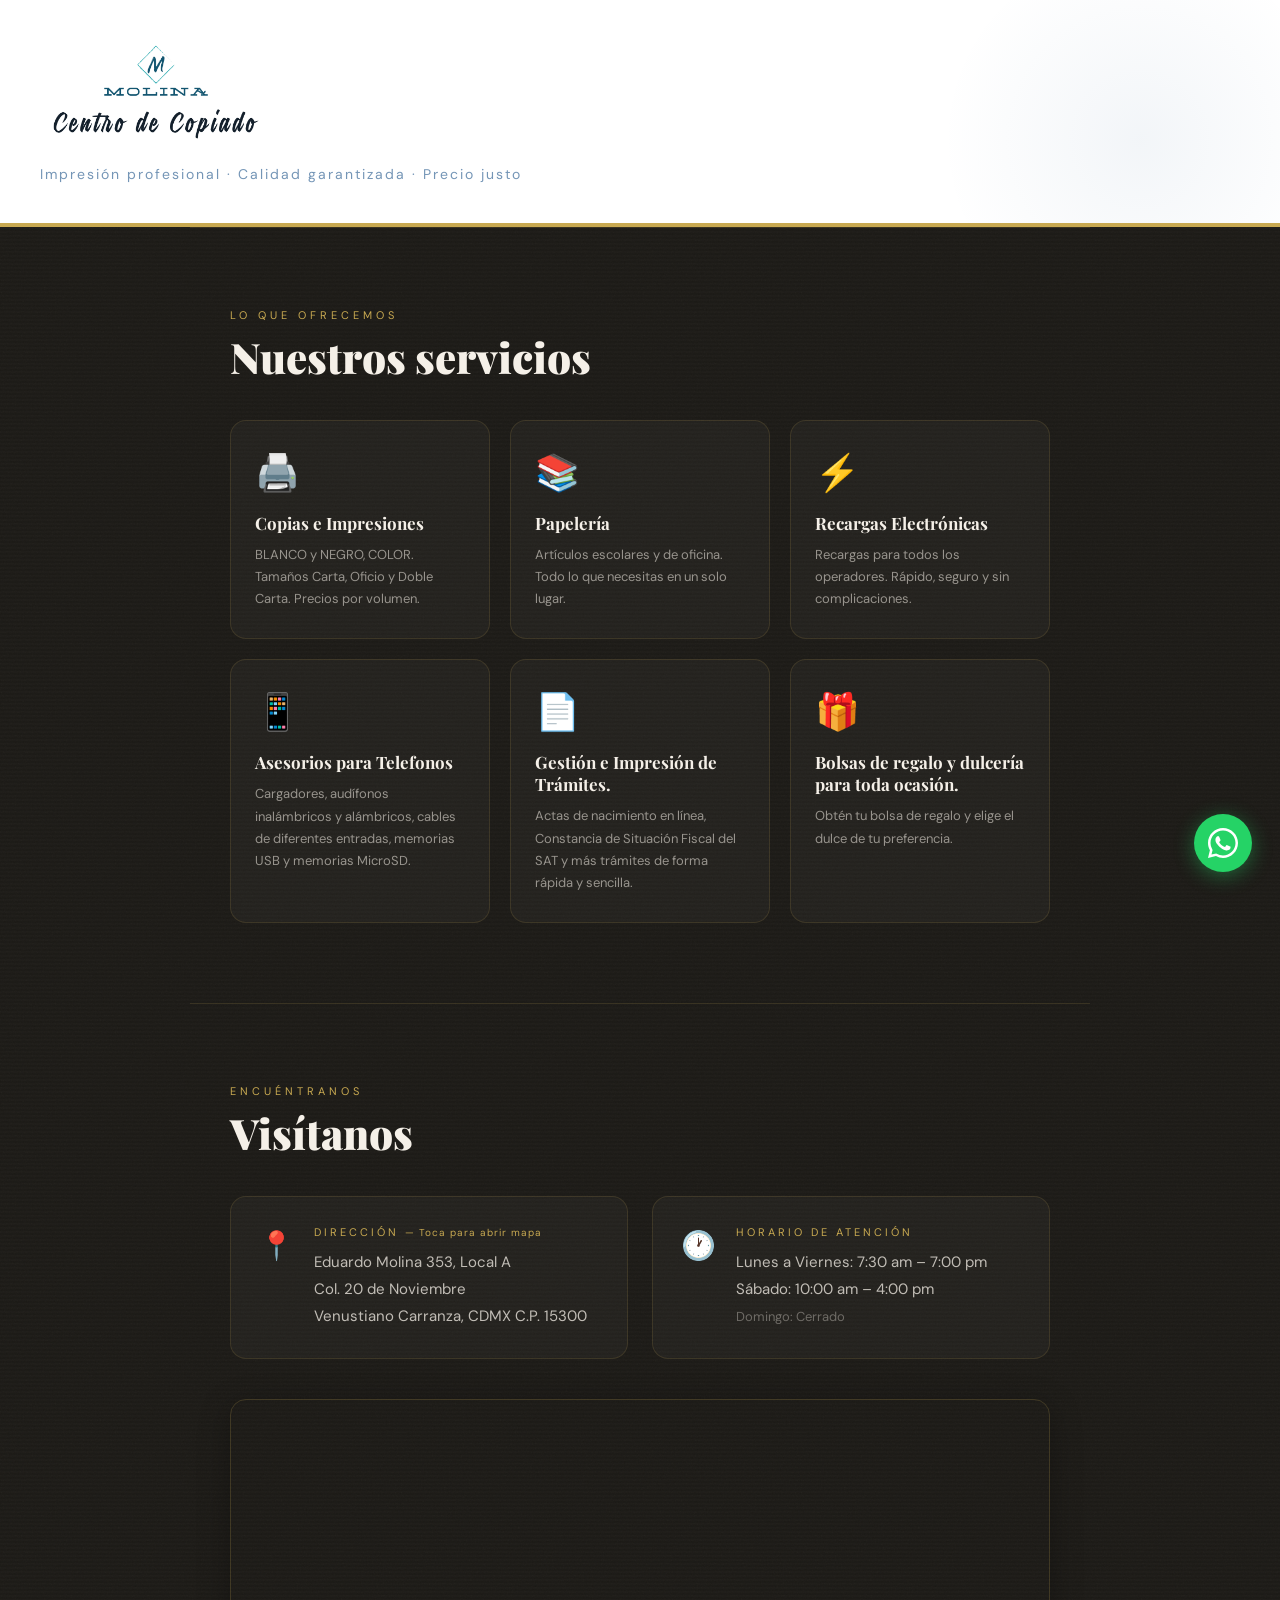
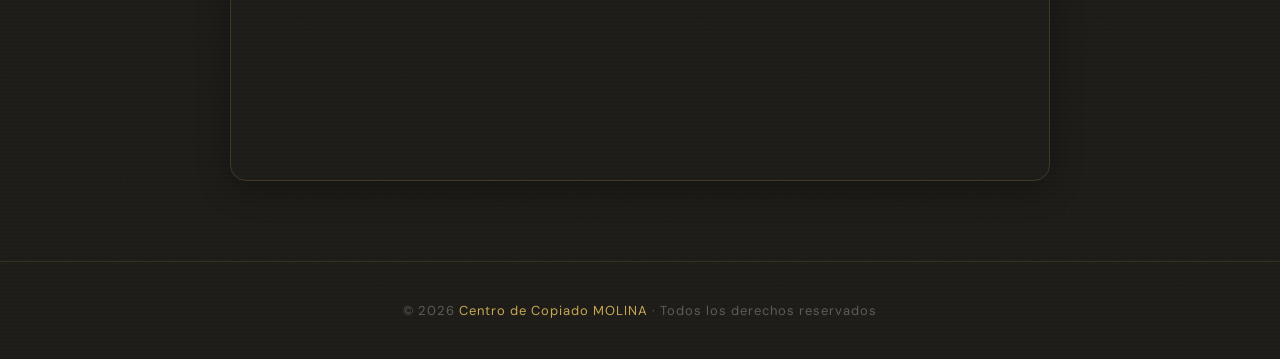
<file: index.html>
<!DOCTYPE html>
<html lang="es">
<head>
  <meta charset="UTF-8">
  <meta name="viewport" content="width=device-width, initial-scale=1.0">
  <title>Centro de Copiado MOLINA</title>
  <link href="https://fonts.googleapis.com/css2?family=Playfair+Display:wght@700;900&family=DM+Sans:wght@300;400;500&display=swap" rel="stylesheet">
  <link rel="stylesheet" href="style.css">
</head>
<body>

  <!-- HEADER -->
  <header>
    <div class="logo-area">
      <img src="logo_white_background.png" alt="Centro de Copiado MOLINA" class="logo-img" />
    </div>
    <p class="tagline">Impresión profesional · Calidad garantizada · Precio justo</p>
  </header>

  <!-- SERVICIOS -->
  <section class="servicios-section">
    <p class="section-label">Lo que ofrecemos</p>
    <h2 class="section-title">Nuestros servicios</h2>
    <div class="servicios-grid">

      <div class="servicio-card">
        <div class="servicio-icon">🖨️</div>
        <div class="servicio-nombre">Copias e Impresiones</div>
        <div class="servicio-desc">BLANCO y NEGRO, COLOR. Tamaños Carta, Oficio y Doble Carta. Precios por volumen.</div>
      </div>

      <div class="servicio-card">
        <div class="servicio-icon">📚</div>
        <div class="servicio-nombre">Papelería</div>
        <div class="servicio-desc">Artículos escolares y de oficina. Todo lo que necesitas en un solo lugar.</div>
      </div>

      <div class="servicio-card">
        <div class="servicio-icon">⚡</div>
        <div class="servicio-nombre">Recargas Electrónicas</div>
        <div class="servicio-desc">Recargas para todos los operadores. Rápido, seguro y sin complicaciones.</div>
      </div>

      <div class="servicio-card">
        <div class="servicio-icon">📱</div>
        <div class="servicio-nombre">Asesorios para Telefonos</div>
        <div class="servicio-desc">Cargadores, audífonos inalámbricos y alámbricos, cables de diferentes entradas, memorias USB y memorias MicroSD.</div>
      </div>

      <div class="servicio-card">
        <div class="servicio-icon">📄</div>
        <div class="servicio-nombre">Gestión e Impresión de Trámites.</div>
        <div class="servicio-desc">Actas de nacimiento en línea, Constancia de Situación Fiscal del SAT y más trámites de forma rápida y sencilla.</div></div>

      <div class="servicio-card">
        <div class="servicio-icon">🎁</div>
        <div class="servicio-nombre">Bolsas de regalo y dulcería para toda ocasión.</div>
        <div class="servicio-desc">Obtén tu bolsa de regalo y elige el dulce de tu preferencia.</div>
      </div>

    </div>
  </section>

  <!-- MODAL COTIZADOR -->
  <div class="modal-overlay" id="modalOverlay" onclick="cerrarModalFuera(event)">
    <div class="modal" id="modal">

      <div class="modal-header">
        <div>
          <p class="modal-label">Cotizador</p>
          <h3 class="modal-titulo">¿Cuánto cuesta tu trabajo?</h3>
        </div>
        <button class="btn-cerrar" onclick="cerrarModal()">✕</button>
      </div>

      <div class="modal-body">
        <div class="pasos">
          <div class="paso activo" id="paso1"><div class="paso-num">1</div><div class="paso-label">Servicio</div></div>
          <div class="paso" id="paso2"><div class="paso-num">2</div><div class="paso-label">Tamaño</div></div>
          <div class="paso" id="paso3"><div class="paso-num">3</div><div class="paso-label">Cantidad</div></div>
          <div class="paso" id="paso4"><div class="paso-num">4</div><div class="paso-label">Total</div></div>
        </div>

        <div class="form-grid">
          <div class="form-group">
            <label>Tipo de servicio</label>
            <div class="select-wrapper">
              <select id="servicio" onchange="cambiarServicio()">
                <option value="">— Selecciona —</option>
                <option value="copia_bn">Copias en blanco y negro</option>
                <option value="impresion_bn">Impresión en blanco y negro</option>
                <option value="impresion_color">Impresión a color</option>
              </select>
            </div>
          </div>

          <div class="form-group">
            <label>Tamaño de papel</label>
            <div class="select-wrapper">
              <select id="tamano" onchange="actualizar()">
                <option value="">— Selecciona —</option>
                <option value="carta">Carta</option>
                <option value="oficio">Oficio</option>
                <option value="doble_carta">Doble carta</option>
              </select>
            </div>
          </div>

          <div class="form-group full" id="grupo-cantidad">
            <label>Número de hojas</label>
            <input type="number" id="cantidad" min="1" placeholder="Ej. 100" oninput="actualizar()" />
            <span class="error-msg" id="error-cantidad">Por favor ingresa una cantidad válida (mínimo 1).</span>
          </div>
        </div>

        <!-- ZONA CARGA ARCHIVO COLOR -->
        <div class="color-upload-zone" id="color-upload-zone" style="display:none">
          <div class="upload-box" id="upload-box">
            <div class="upload-icon">📂</div>
            <div class="upload-titulo">Sube tu archivo</div>
            <div class="upload-desc">PDF o Word (.docx) · Máx. 20 MB</div>
            <input type="file" id="archivo-color" accept=".pdf,.doc,.docx,application/pdf,application/msword,application/vnd.openxmlformats-officedocument.wordprocessingml.document" onchange="archivoSeleccionado(event)" />
            <button class="btn-upload" onclick="document.getElementById('archivo-color').click()">Seleccionar archivo</button>
          </div>
          <div class="archivo-info" id="archivo-info" style="display:none">
            <div class="archivo-nombre" id="archivo-nombre">—</div>
            <button class="btn-quitar" onclick="quitarArchivo()">✕ Quitar</button>
          </div>
          <span class="error-msg" id="error-archivo">Por favor selecciona un archivo PDF o Word.</span>
          <div class="nota-pdf">
            <span class="nota-icono">💡</span>
            <span><strong>Para mayor precisión sube tu archivo en PDF.</strong> Los archivos Word (.docx) generan una estimación aproximada, ya que no es posible analizar visualmente su contenido de color. Puedes convertir tu Word a PDF desde <em>Archivo → Guardar como → PDF</em>.</span>
          </div>
        </div>

        <button class="btn-cotizar" id="btn-cotizar" onclick="cotizar()">Calcular →</button>

        <!-- ESTADO ANÁLISIS IA -->
        <div class="analizando-estado" id="analizando-estado" style="display:none">
          <div class="spinner"></div>
          <div class="analizando-texto">Analizando tu archivo con IA...</div>
        </div>

        <div class="resultado-card" id="resultado">
          <div class="resultado-header">
            <h3>Tu cotización</h3>
            <span class="badge">Estimado</span>
          </div>
          <div class="resultado-body">
            <div class="detalle-linea"><span>Servicio</span><strong id="res-servicio">—</strong></div>
            <div class="detalle-linea"><span>Tamaño</span><strong id="res-tamano">—</strong></div>
            <div class="detalle-linea"><span>Cantidad</span><strong id="res-cantidad">—</strong></div>
            <div class="detalle-linea" id="linea-unitario"><span>Precio por hoja</span><strong id="res-unitario">—</strong></div>
          </div>
          <!-- DESGLOSE COLOR -->
          <div class="desglose-color" id="desglose-color" style="display:none">
            <div class="desglose-titulo">Desglose por página</div>
            <div class="desglose-lista" id="desglose-lista"></div>
          </div>
          <div class="total-area">
            <div>
              <div class="total-label">Total estimado</div>
              <div class="precio-unitario" id="res-rango">—</div>
            </div>
            <div class="total-precio" id="res-total">$0.00</div>
          </div>
          <div class="whatsapp-cotizacion">
            <button class="btn-whatsapp-cotizacion" onclick="enviarCotizacionWhatsApp()">
              <svg xmlns="http://www.w3.org/2000/svg" viewBox="0 0 32 32" width="20" height="20" fill="white">
                <path d="M16 0C7.163 0 0 7.163 0 16c0 2.822.736 5.463 2.02 7.752L0 32l8.469-2.002A15.93 15.93 0 0 0 16 32c8.837 0 16-7.163 16-16S24.837 0 16 0zm0 29.333a13.27 13.27 0 0 1-6.784-1.858l-.486-.29-5.03 1.189 1.218-4.899-.317-.502A13.267 13.267 0 0 1 2.667 16C2.667 8.637 8.637 2.667 16 2.667S29.333 8.637 29.333 16 23.363 29.333 16 29.333zm7.27-9.77c-.398-.199-2.353-1.162-2.718-1.294-.365-.133-.631-.199-.897.199-.266.398-1.03 1.294-1.263 1.56-.232.265-.465.298-.863.1-.398-.2-1.681-.619-3.203-1.977-1.184-1.057-1.983-2.362-2.215-2.76-.232-.398-.025-.613.174-.811.179-.178.398-.465.597-.697.2-.232.266-.398.399-.664.133-.265.066-.497-.033-.697-.1-.199-.897-2.162-1.229-2.96-.324-.778-.652-.673-.897-.685l-.764-.013c-.266 0-.697.1-1.063.497-.365.398-1.394 1.362-1.394 3.322s1.427 3.854 1.626 4.12c.199.265 2.808 4.287 6.805 6.014.951.411 1.694.656 2.272.84.955.303 1.824.26 2.511.158.766-.114 2.353-.962 2.685-1.89.332-.928.332-1.724.232-1.89-.099-.166-.365-.265-.763-.464z"/>
              </svg>
              Enviar cotización por WhatsApp
            </button>
          </div>
        </div>
      </div>
    </div>
  </div>

  <!-- UBICACIÓN -->
  <section class="ubicacion-section">
    <p class="section-label">Encuéntranos</p>
    <h2 class="section-title">Visítanos</h2>
    <div class="ubicacion-grid">
      <a class="info-card" href="https://www.google.com/maps?q=Av.+Ing.+Eduardo+Molina+353,+20+de+Noviembre,+Venustiano+Carranza,+15300+Ciudad+de+México,+CDMX" target="_blank">
        <div class="info-icon">📍</div>
        <div>
          <div class="info-titulo">Dirección <span class="info-link-hint">— Toca para abrir mapa</span></div>
          <div class="info-texto">
            Eduardo Molina 353, Local A<br>
            Col. 20 de Noviembre<br>
            Venustiano Carranza, CDMX C.P. 15300
          </div>
        </div>
      </a>
      <div class="info-card">
        <div class="info-icon">🕐</div>
        <div>
          <div class="info-titulo">Horario de atención</div>
          <div class="info-texto">
            Lunes a Viernes: 7:30 am – 7:00 pm<br>
            Sábado: 10:00 am – 4:00 pm<br>
            <span class="cerrado">Domingo: Cerrado</span>
          </div>
        </div>
      </div>
    </div>

    <!-- MAPA -->
    <div class="mapa-container">
      <iframe src="https://www.google.com/maps/embed?pb=!1m18!1m12!1m3!1d3762.2324118004735!2d-99.11415128999465!3d19.44554394019317!2m3!1f0!2f0!3f0!3m2!1i1024!2i768!4f13.1!3m3!1m2!1s0x85d1f950102b0e9b%3A0x44e0e4feb0d2c400!2sAv.%20Ing.%20Eduardo%20Molina%20353%2C%2020%20de%20Noviembre%2C%20Venustiano%20Carranza%2C%2015300%20Ciudad%20de%20M%C3%A9xico%2C%20CDMX!5e0!3m2!1ses-419!2smx!4v1778793117691!5m2!1ses-419!2smx" allowfullscreen="" loading="lazy" referrerpolicy="no-referrer-when-downgrade"></iframe>
    </div>

  </section>

  <!-- FOOTER -->
  <footer>
    © 2026 <span>Centro de Copiado MOLINA</span> · Todos los derechos reservados
  </footer>

  <!-- BOTÓN WHATSAPP FLOTANTE -->
  <a class="btn-whatsapp" href="https://wa.me/5215511466283" target="_blank" title="Contáctanos por WhatsApp">
    <svg xmlns="http://www.w3.org/2000/svg" viewBox="0 0 32 32" width="30" height="30" fill="white">
      <path d="M16 0C7.163 0 0 7.163 0 16c0 2.822.736 5.463 2.02 7.752L0 32l8.469-2.002A15.93 15.93 0 0 0 16 32c8.837 0 16-7.163 16-16S24.837 0 16 0zm0 29.333a13.27 13.27 0 0 1-6.784-1.858l-.486-.29-5.03 1.189 1.218-4.899-.317-.502A13.267 13.267 0 0 1 2.667 16C2.667 8.637 8.637 2.667 16 2.667S29.333 8.637 29.333 16 23.363 29.333 16 29.333zm7.27-9.77c-.398-.199-2.353-1.162-2.718-1.294-.365-.133-.631-.199-.897.199-.266.398-1.03 1.294-1.263 1.56-.232.265-.465.298-.863.1-.398-.2-1.681-.619-3.203-1.977-1.184-1.057-1.983-2.362-2.215-2.76-.232-.398-.025-.613.174-.811.179-.178.398-.465.597-.697.2-.232.266-.398.399-.664.133-.265.066-.497-.033-.697-.1-.199-.897-2.162-1.229-2.96-.324-.778-.652-.673-.897-.685l-.764-.013c-.266 0-.697.1-1.063.497-.365.398-1.394 1.362-1.394 3.322s1.427 3.854 1.626 4.12c.199.265 2.808 4.287 6.805 6.014.951.411 1.694.656 2.272.84.955.303 1.824.26 2.511.158.766-.114 2.353-.962 2.685-1.89.332-.928.332-1.724.232-1.89-.099-.166-.365-.265-.763-.464z"/>
    </svg>
  </a>

  <script src="script.js"></script>
</body>
</html>
</file>
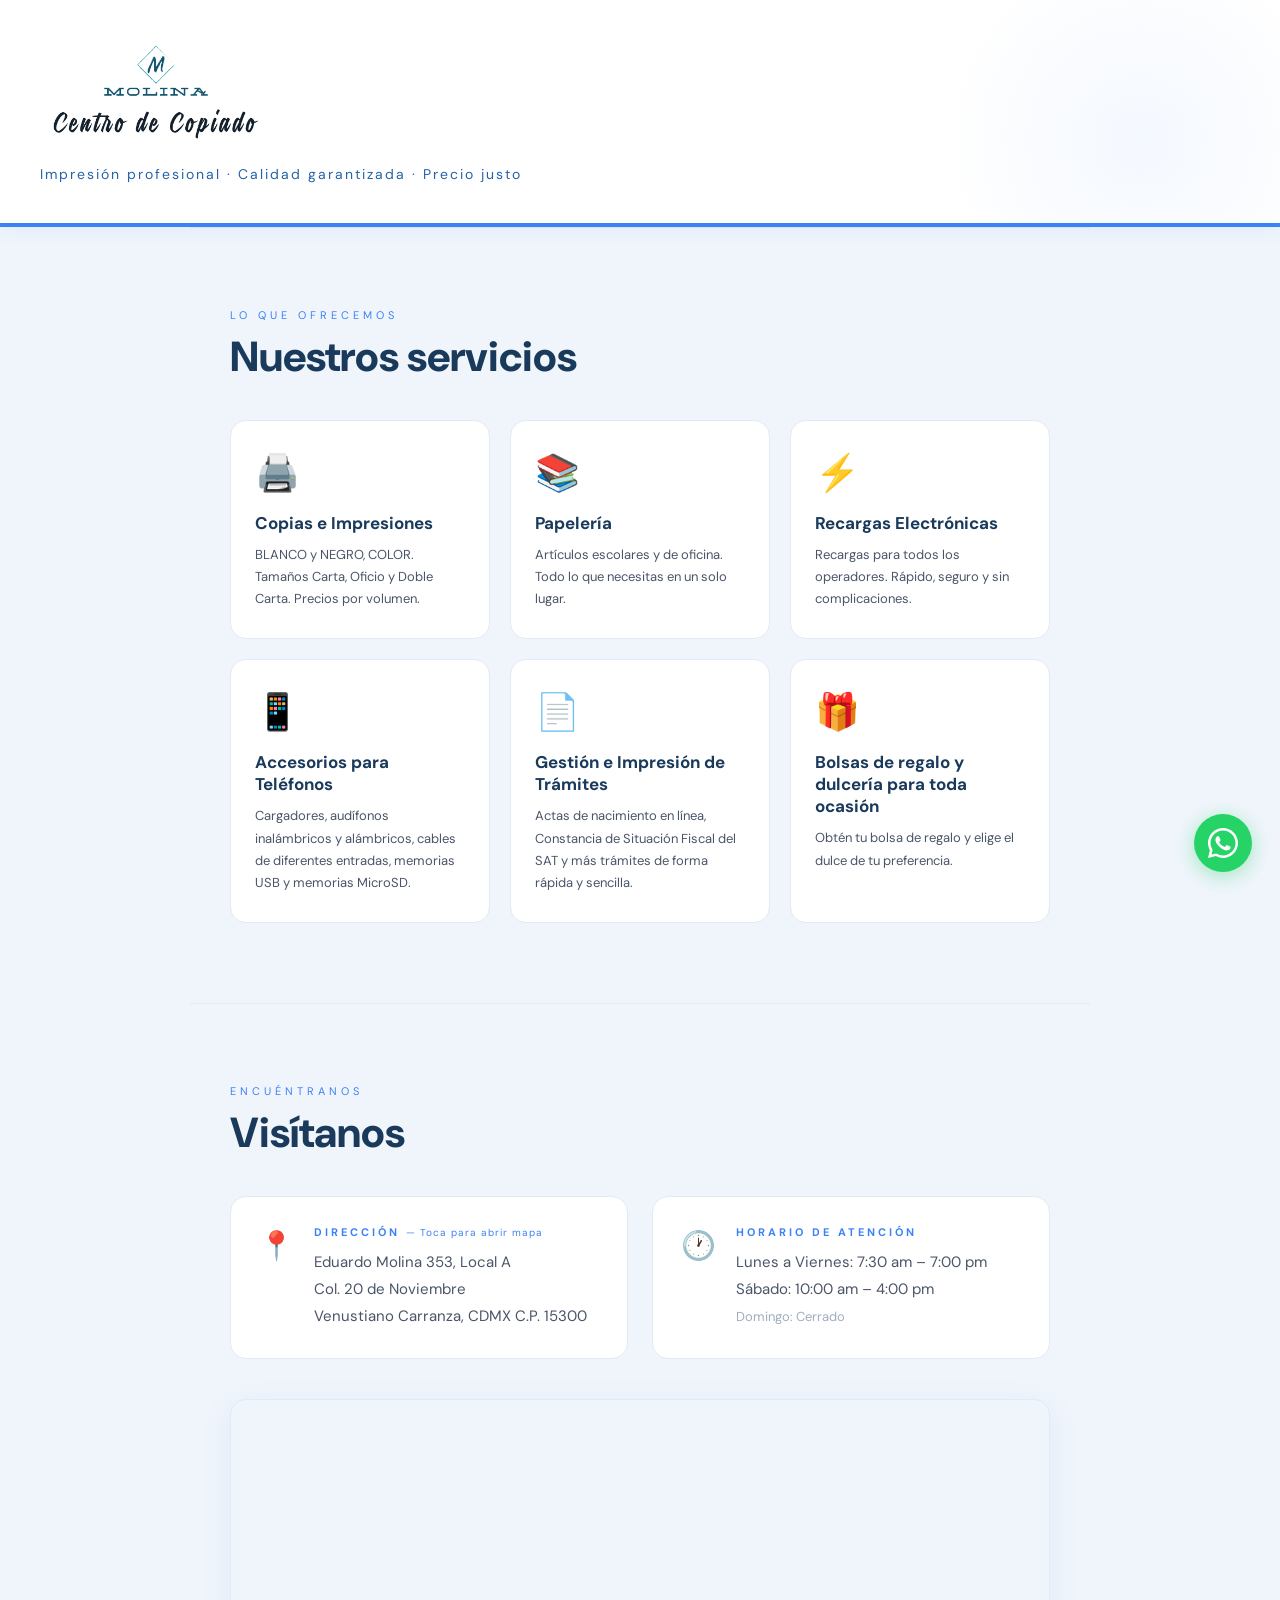
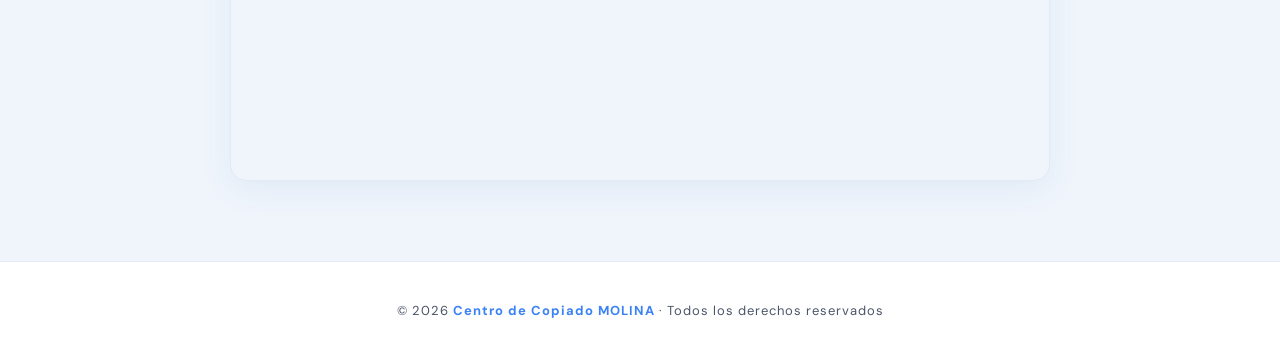
<file: centro-molina/index.html>
<!DOCTYPE html>
<html lang="es">
<head>
  <meta charset="UTF-8">
  <meta name="viewport" content="width=device-width, initial-scale=1.0">
  <title>Centro de Copiado MOLINA</title>
  <link href="https://fonts.googleapis.com/css2?family=Nunito:wght@400;600;700;800;900&family=DM+Sans:wght@300;400;500;700&display=swap" rel="stylesheet">
  <link rel="stylesheet" href="style.css">
</head>
<body>

  <!-- HEADER -->
  <header>
    <div class="logo-area">
      <img src="logo_white_background.png" alt="Centro de Copiado MOLINA" class="logo-img" />
    </div>
    <p class="tagline">Impresión profesional · Calidad garantizada · Precio justo</p>
  </header>

  <!-- SERVICIOS -->
  <section class="servicios-section">
    <p class="section-label">Lo que ofrecemos</p>
    <h2 class="section-title">Nuestros servicios</h2>
    <div class="servicios-grid">

      <a class="servicio-card clickeable" href="copias-impresiones.html">
        <div class="servicio-icon">🖨️</div>
        <div class="servicio-nombre">Copias e Impresiones</div>
        <div class="servicio-desc">BLANCO y NEGRO, COLOR. Tamaños Carta, Oficio y Doble Carta. Precios por volumen.</div>
      </a>

      <a class="servicio-card clickeable" href="papeleria.html">
        <div class="servicio-icon">📚</div>
        <div class="servicio-nombre">Papelería</div>
        <div class="servicio-desc">Artículos escolares y de oficina. Todo lo que necesitas en un solo lugar.</div>
      </a>

      <a class="servicio-card clickeable" href="recargas.html">
        <div class="servicio-icon">⚡</div>
        <div class="servicio-nombre">Recargas Electrónicas</div>
        <div class="servicio-desc">Recargas para todos los operadores. Rápido, seguro y sin complicaciones.</div>
      </a>

      <a class="servicio-card clickeable" href="accesorios.html">
        <div class="servicio-icon">📱</div>
        <div class="servicio-nombre">Accesorios para Teléfonos</div>
        <div class="servicio-desc">Cargadores, audífonos inalámbricos y alámbricos, cables de diferentes entradas, memorias USB y memorias MicroSD.</div>
      </a>

      <a class="servicio-card clickeable" href="tramites.html">
        <div class="servicio-icon">📄</div>
        <div class="servicio-nombre">Gestión e Impresión de Trámites</div>
        <div class="servicio-desc">Actas de nacimiento en línea, Constancia de Situación Fiscal del SAT y más trámites de forma rápida y sencilla.</div>
      </a>

      <a class="servicio-card clickeable" href="bolsas-dulceria.html">
        <div class="servicio-icon">🎁</div>
        <div class="servicio-nombre">Bolsas de regalo y dulcería para toda ocasión</div>
        <div class="servicio-desc">Obtén tu bolsa de regalo y elige el dulce de tu preferencia.</div>
      </a>

    </div>
  </section>

  <!-- MODAL COTIZADOR -->
  <div class="modal-overlay" id="modalOverlay" onclick="cerrarModalFuera(event)">
    <div class="modal" id="modal">

      <div class="modal-header">
        <div>
          <p class="modal-label">Cotizador</p>
          <h3 class="modal-titulo">¿Cuánto cuesta tu trabajo?</h3>
        </div>
        <button class="btn-cerrar" onclick="cerrarModal()">✕</button>
      </div>

      <div class="modal-body">
        <div class="pasos">
          <div class="paso activo" id="paso1"><div class="paso-num">1</div><div class="paso-label">Servicio</div></div>
          <div class="paso" id="paso2"><div class="paso-num">2</div><div class="paso-label">Tamaño</div></div>
          <div class="paso" id="paso3"><div class="paso-num">3</div><div class="paso-label">Cantidad</div></div>
          <div class="paso" id="paso4"><div class="paso-num">4</div><div class="paso-label">Total</div></div>
        </div>

        <div class="form-grid">
          <div class="form-group">
            <label>Tipo de servicio</label>
            <div class="select-wrapper">
              <select id="servicio" onchange="cambiarServicio()">
                <option value="">— Selecciona —</option>
                <option value="copia_bn">Copias en blanco y negro</option>
                <option value="impresion_bn">Impresión en blanco y negro</option>
                <option value="impresion_color">Impresión a color</option>
              </select>
            </div>
          </div>

          <div class="form-group">
            <label>Tamaño de papel</label>
            <div class="select-wrapper">
              <select id="tamano" onchange="actualizar()">
                <option value="">— Selecciona —</option>
                <option value="carta">Carta</option>
                <option value="oficio">Oficio</option>
                <option value="doble_carta">Doble carta</option>
              </select>
            </div>
          </div>

          <div class="form-group full" id="grupo-cantidad">
            <label>Número de hojas</label>
            <input type="number" id="cantidad" min="1" placeholder="Ej. 100" oninput="actualizar()" />
            <span class="error-msg" id="error-cantidad">Por favor ingresa una cantidad válida (mínimo 1).</span>
          </div>
        </div>

        <!-- ZONA CARGA ARCHIVO COLOR -->
        <div class="color-upload-zone" id="color-upload-zone" style="display:none">
          <div class="upload-box" id="upload-box">
            <div class="upload-icon">📂</div>
            <div class="upload-titulo">Sube tu archivo</div>
            <div class="upload-desc">PDF o Word (.docx) · Máx. 20 MB</div>
            <input type="file" id="archivo-color" accept=".pdf,.doc,.docx,application/pdf,application/msword,application/vnd.openxmlformats-officedocument.wordprocessingml.document" onchange="archivoSeleccionado(event)" />
            <button class="btn-upload" onclick="document.getElementById('archivo-color').click()">Seleccionar archivo</button>
          </div>
          <div class="archivo-info" id="archivo-info" style="display:none">
            <div class="archivo-nombre" id="archivo-nombre">—</div>
            <button class="btn-quitar" onclick="quitarArchivo()">✕ Quitar</button>
          </div>
          <span class="error-msg" id="error-archivo">Por favor selecciona un archivo PDF o Word.</span>
          <div class="nota-pdf">
            <span class="nota-icono">💡</span>
            <span><strong>Para mayor precisión sube tu archivo en PDF.</strong> Los archivos Word (.docx) generan una estimación aproximada, ya que no es posible analizar visualmente su contenido de color. Puedes convertir tu Word a PDF desde <em>Archivo → Guardar como → PDF</em>.</span>
          </div>
        </div>

        <button class="btn-cotizar" id="btn-cotizar" onclick="cotizar()">Calcular →</button>

        <!-- ESTADO ANÁLISIS IA -->
        <div class="analizando-estado" id="analizando-estado" style="display:none">
          <div class="spinner"></div>
          <div class="analizando-texto">Analizando tu archivo con IA...</div>
        </div>

        <div class="resultado-card" id="resultado">
          <div class="resultado-header">
            <h3>Tu cotización</h3>
            <span class="badge">Estimado</span>
          </div>
          <div class="resultado-body">
            <div class="detalle-linea"><span>Servicio</span><strong id="res-servicio">—</strong></div>
            <div class="detalle-linea"><span>Tamaño</span><strong id="res-tamano">—</strong></div>
            <div class="detalle-linea"><span>Cantidad</span><strong id="res-cantidad">—</strong></div>
            <div class="detalle-linea" id="linea-unitario"><span>Precio por hoja</span><strong id="res-unitario">—</strong></div>
          </div>
          <!-- DESGLOSE COLOR -->
          <div class="desglose-color" id="desglose-color" style="display:none">
            <div class="desglose-titulo">Desglose por página</div>
            <div class="desglose-lista" id="desglose-lista"></div>
          </div>
          <div class="total-area">
            <div>
              <div class="total-label">Total estimado</div>
              <div class="precio-unitario" id="res-rango">—</div>
            </div>
            <div class="total-precio" id="res-total">$0.00</div>
          </div>
        </div>
      </div>
    </div>
  </div>

  <!-- UBICACIÓN -->
  <section class="ubicacion-section">
    <p class="section-label">Encuéntranos</p>
    <h2 class="section-title">Visítanos</h2>
    <div class="ubicacion-grid">
      <a class="info-card" href="https://www.google.com/maps?q=Av.+Ing.+Eduardo+Molina+353,+20+de+Noviembre,+Venustiano+Carranza,+15300+Ciudad+de+México,+CDMX" target="_blank">
        <div class="info-icon">📍</div>
        <div>
          <div class="info-titulo">Dirección <span class="info-link-hint">— Toca para abrir mapa</span></div>
          <div class="info-texto">
            Eduardo Molina 353, Local A<br>
            Col. 20 de Noviembre<br>
            Venustiano Carranza, CDMX C.P. 15300
          </div>
        </div>
      </a>
      <div class="info-card">
        <div class="info-icon">🕐</div>
        <div>
          <div class="info-titulo">Horario de atención</div>
          <div class="info-texto">
            Lunes a Viernes: 7:30 am – 7:00 pm<br>
            Sábado: 10:00 am – 4:00 pm<br>
            <span class="cerrado">Domingo: Cerrado</span>
          </div>
        </div>
      </div>
    </div>

    <!-- MAPA -->
    <div class="mapa-container">
      <iframe src="https://www.google.com/maps/embed?pb=!1m18!1m12!1m3!1d3762.2324118004735!2d-99.11415128999465!3d19.44554394019317!2m3!1f0!2f0!3f0!3m2!1i1024!2i768!4f13.1!3m3!1m2!1s0x85d1f950102b0e9b%3A0x44e0e4feb0d2c400!2sAv.%20Ing.%20Eduardo%20Molina%20353%2C%2020%20de%20Noviembre%2C%20Venustiano%20Carranza%2C%2015300%20Ciudad%20de%20M%C3%A9xico%2C%20CDMX!5e0!3m2!1ses-419!2smx!4v1778793117691!5m2!1ses-419!2smx" allowfullscreen="" loading="lazy" referrerpolicy="no-referrer-when-downgrade"></iframe>
    </div>

  </section>

  <!-- FOOTER -->
  <footer>
    © 2026 <span>Centro de Copiado MOLINA</span> · Todos los derechos reservados
  </footer>

  <!-- BOTÓN WHATSAPP FLOTANTE -->
  <a class="btn-whatsapp" href="https://wa.me/5215511466283" target="_blank" title="Contáctanos por WhatsApp">
    <svg xmlns="http://www.w3.org/2000/svg" viewBox="0 0 32 32" width="30" height="30" fill="white">
      <path d="M16 0C7.163 0 0 7.163 0 16c0 2.822.736 5.463 2.02 7.752L0 32l8.469-2.002A15.93 15.93 0 0 0 16 32c8.837 0 16-7.163 16-16S24.837 0 16 0zm0 29.333a13.27 13.27 0 0 1-6.784-1.858l-.486-.29-5.03 1.189 1.218-4.899-.317-.502A13.267 13.267 0 0 1 2.667 16C2.667 8.637 8.637 2.667 16 2.667S29.333 8.637 29.333 16 23.363 29.333 16 29.333zm7.27-9.77c-.398-.199-2.353-1.162-2.718-1.294-.365-.133-.631-.199-.897.199-.266.398-1.03 1.294-1.263 1.56-.232.265-.465.298-.863.1-.398-.2-1.681-.619-3.203-1.977-1.184-1.057-1.983-2.362-2.215-2.76-.232-.398-.025-.613.174-.811.179-.178.398-.465.597-.697.2-.232.266-.398.399-.664.133-.265.066-.497-.033-.697-.1-.199-.897-2.162-1.229-2.96-.324-.778-.652-.673-.897-.685l-.764-.013c-.266 0-.697.1-1.063.497-.365.398-1.394 1.362-1.394 3.322s1.427 3.854 1.626 4.12c.199.265 2.808 4.287 6.805 6.014.951.411 1.694.656 2.272.84.955.303 1.824.26 2.511.158.766-.114 2.353-.962 2.685-1.89.332-.928.332-1.724.232-1.89-.099-.166-.365-.265-.763-.464z"/>
    </svg>
  </a>

  <script src="script.js"></script>
</body>
</html>
</file>
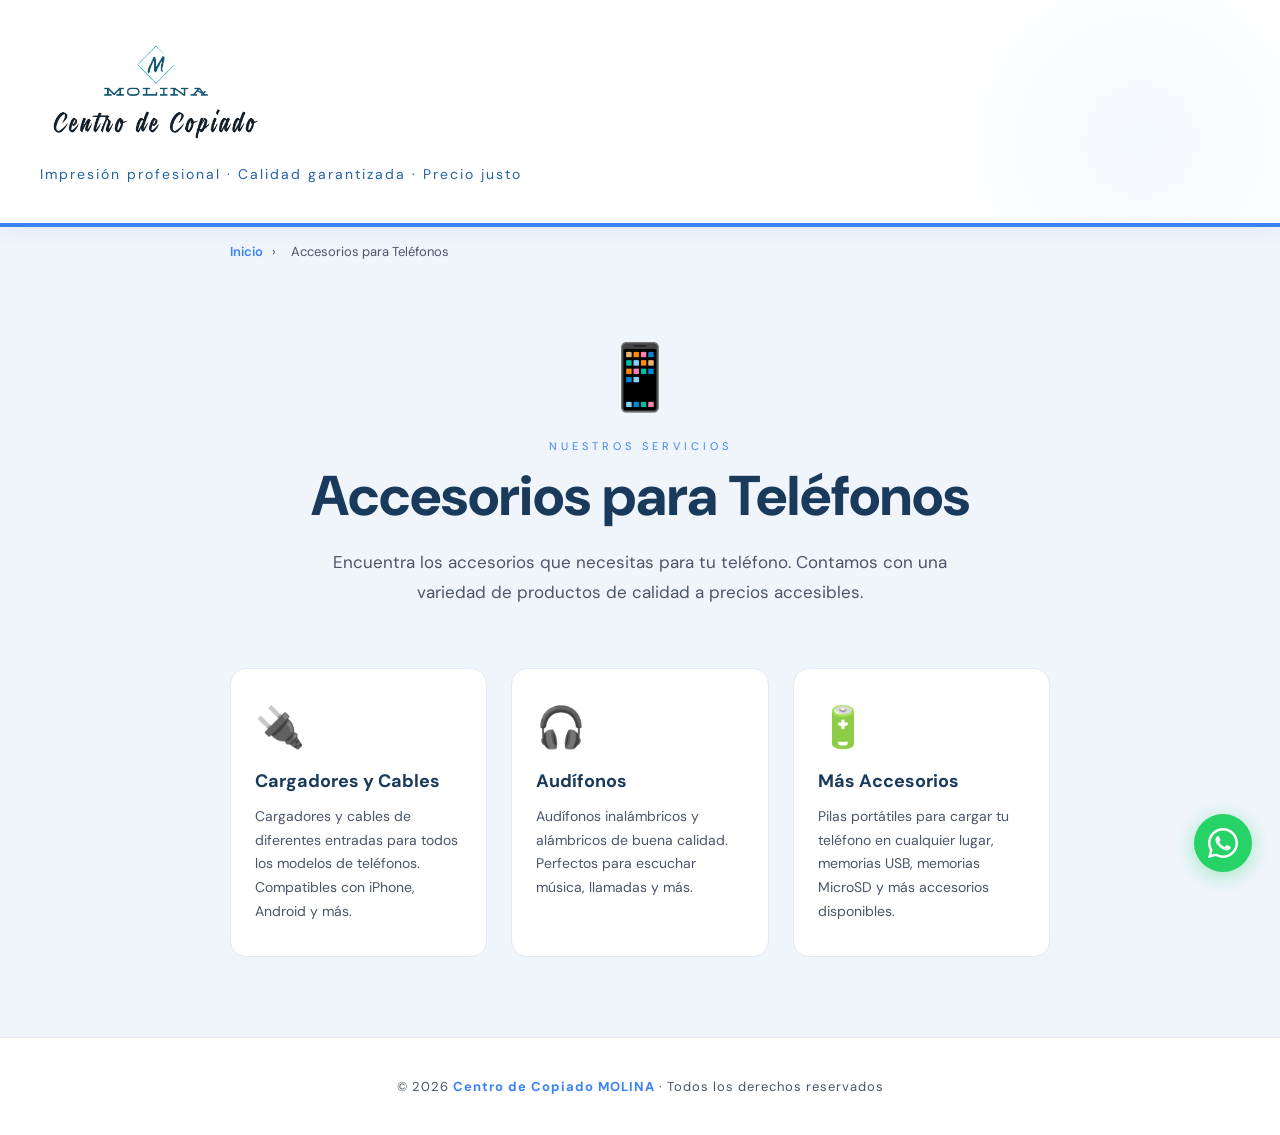
<file: centro-molina/accesorios.html>
<!DOCTYPE html>
<html lang="es">
<head>
  <meta charset="UTF-8">
  <meta name="viewport" content="width=device-width, initial-scale=1.0">
  <title>Accesorios para Teléfonos · Centro de Copiado MOLINA</title>
  <link href="https://fonts.googleapis.com/css2?family=Nunito:wght@400;600;700;800;900&family=DM+Sans:wght@300;400;500;700&display=swap" rel="stylesheet">
  <link rel="stylesheet" href="style.css">
</head>
<body>
  <header>
    <div class="logo-area">
      <a href="index.html"><img src="logo_white_background.png" alt="Centro de Copiado MOLINA" class="logo-img" /></a>
    </div>
    <p class="tagline">Impresión profesional · Calidad garantizada · Precio justo</p>
  </header>

  <div class="breadcrumb">
    <a href="index.html">Inicio</a> <span>›</span> <span>Accesorios para Teléfonos</span>
  </div>

  <section class="servicio-detalle-section">
    <div class="servicio-detalle-hero">
      <div class="servicio-detalle-icon">📱</div>
      <p class="section-label">Nuestros servicios</p>
      <h1 class="section-title">Accesorios para Teléfonos</h1>
      <p class="servicio-detalle-desc">Encuentra los accesorios que necesitas para tu teléfono. Contamos con una variedad de productos de calidad a precios accesibles.</p>
    </div>

    <div class="servicio-features-grid">
      <div class="feature-card">
        <div class="feature-icon">🔌</div>
        <h3 class="feature-titulo">Cargadores y Cables</h3>
        <p class="feature-desc">Cargadores y cables de diferentes entradas para todos los modelos de teléfonos. Compatibles con iPhone, Android y más.</p>
      </div>
      <div class="feature-card">
        <div class="feature-icon">🎧</div>
        <h3 class="feature-titulo">Audífonos</h3>
        <p class="feature-desc">Audífonos inalámbricos y alámbricos de buena calidad. Perfectos para escuchar música, llamadas y más.</p>
      </div>
      <div class="feature-card">
        <div class="feature-icon">🔋</div>
        <h3 class="feature-titulo">Más Accesorios</h3>
        <p class="feature-desc">Pilas portátiles para cargar tu teléfono en cualquier lugar, memorias USB, memorias MicroSD y más accesorios disponibles.</p>
      </div>
    </div>
  </section>

  <footer>
    © 2026 <span>Centro de Copiado MOLINA</span> · Todos los derechos reservados
  </footer>

  <a class="btn-whatsapp" href="https://wa.me/5215511466283" target="_blank" title="Contáctanos por WhatsApp">
    <svg xmlns="http://www.w3.org/2000/svg" viewBox="0 0 32 32" width="30" height="30" fill="white">
      <path d="M16 0C7.163 0 0 7.163 0 16c0 2.822.736 5.463 2.02 7.752L0 32l8.469-2.002A15.93 15.93 0 0 0 16 32c8.837 0 16-7.163 16-16S24.837 0 16 0zm0 29.333a13.27 13.27 0 0 1-6.784-1.858l-.486-.29-5.03 1.189 1.218-4.899-.317-.502A13.267 13.267 0 0 1 2.667 16C2.667 8.637 8.637 2.667 16 2.667S29.333 8.637 29.333 16 23.363 29.333 16 29.333zm7.27-9.77c-.398-.199-2.353-1.162-2.718-1.294-.365-.133-.631-.199-.897.199-.266.398-1.03 1.294-1.263 1.56-.232.265-.465.298-.863.1-.398-.2-1.681-.619-3.203-1.977-1.184-1.057-1.983-2.362-2.215-2.76-.232-.398-.025-.613.174-.811.179-.178.398-.465.597-.697.2-.232.266-.398.399-.664.133-.265.066-.497-.033-.697-.1-.199-.897-2.162-1.229-2.96-.324-.778-.652-.673-.897-.685l-.764-.013c-.266 0-.697.1-1.063.497-.365.398-1.394 1.362-1.394 3.322s1.427 3.854 1.626 4.12c.199.265 2.808 4.287 6.805 6.014.951.411 1.694.656 2.272.84.955.303 1.824.26 2.511.158.766-.114 2.353-.962 2.685-1.89.332-.928.332-1.724.232-1.89-.099-.166-.365-.265-.763-.464z"/>
    </svg>
  </a>
</body>
</html>
</file>
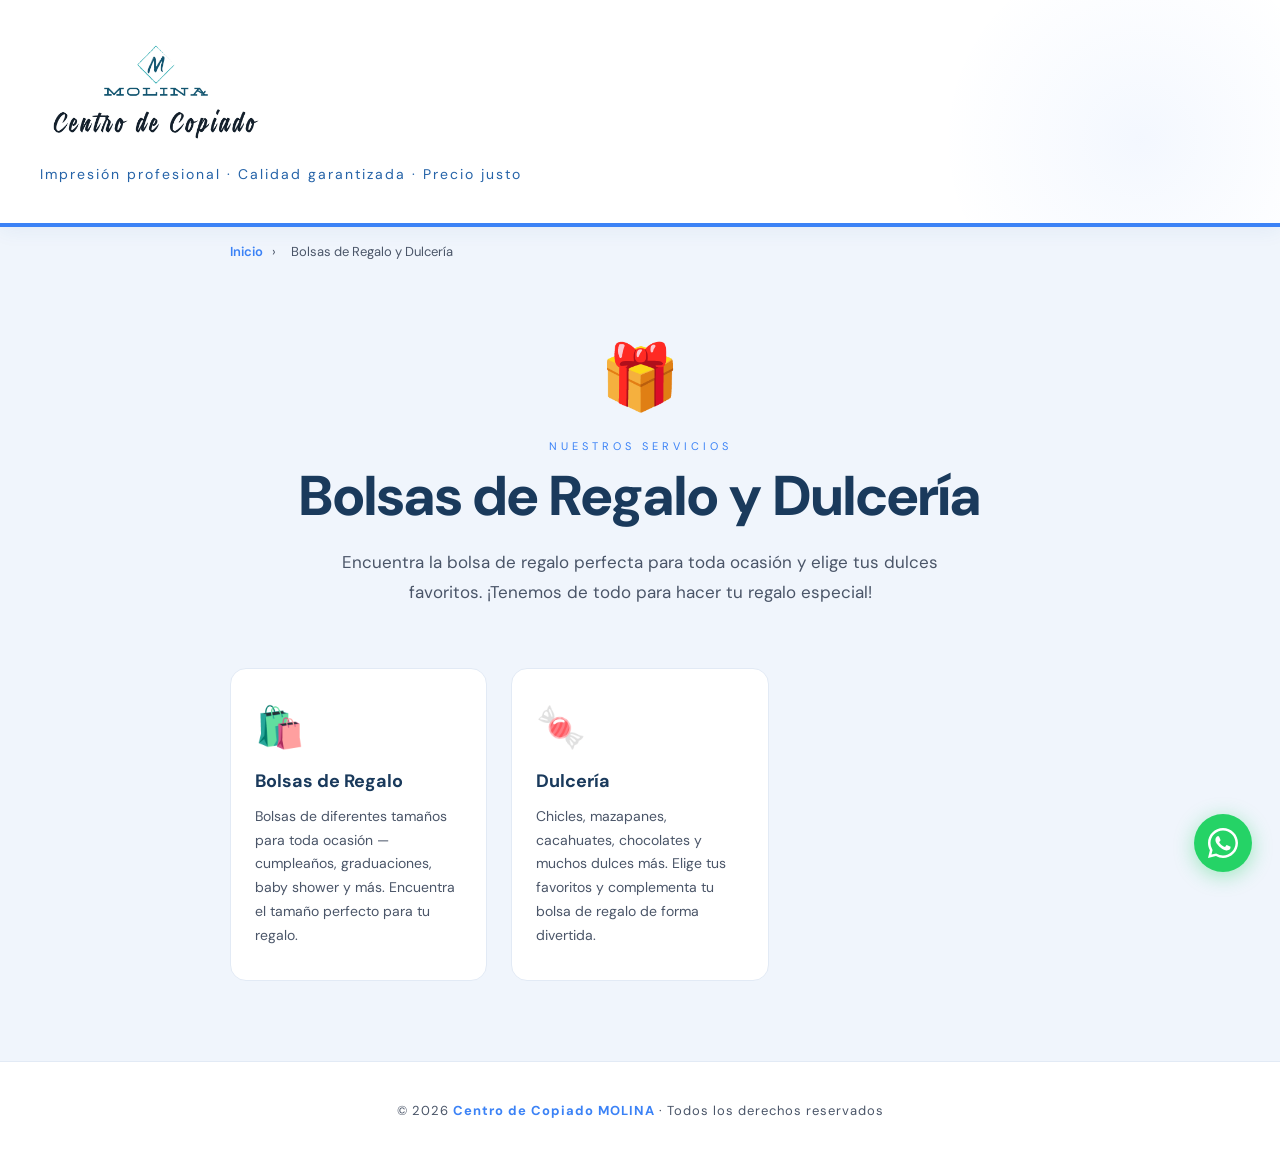
<file: centro-molina/bolsas-dulceria.html>
<!DOCTYPE html>
<html lang="es">
<head>
  <meta charset="UTF-8">
  <meta name="viewport" content="width=device-width, initial-scale=1.0">
  <title>Bolsas de Regalo y Dulcería · Centro de Copiado MOLINA</title>
  <link href="https://fonts.googleapis.com/css2?family=Nunito:wght@400;600;700;800;900&family=DM+Sans:wght@300;400;500;700&display=swap" rel="stylesheet">
  <link rel="stylesheet" href="style.css">
</head>
<body>
  <header>
    <div class="logo-area">
      <a href="index.html"><img src="logo_white_background.png" alt="Centro de Copiado MOLINA" class="logo-img" /></a>
    </div>
    <p class="tagline">Impresión profesional · Calidad garantizada · Precio justo</p>
  </header>

  <div class="breadcrumb">
    <a href="index.html">Inicio</a> <span>›</span> <span>Bolsas de Regalo y Dulcería</span>
  </div>

  <section class="servicio-detalle-section">
    <div class="servicio-detalle-hero">
      <div class="servicio-detalle-icon">🎁</div>
      <p class="section-label">Nuestros servicios</p>
      <h1 class="section-title">Bolsas de Regalo y Dulcería</h1>
      <p class="servicio-detalle-desc">Encuentra la bolsa de regalo perfecta para toda ocasión y elige tus dulces favoritos. ¡Tenemos de todo para hacer tu regalo especial!</p>
    </div>

    <div class="servicio-features-grid">
      <div class="feature-card">
        <div class="feature-icon">🛍️</div>
        <h3 class="feature-titulo">Bolsas de Regalo</h3>
        <p class="feature-desc">Bolsas de diferentes tamaños para toda ocasión — cumpleaños, graduaciones, baby shower y más. Encuentra el tamaño perfecto para tu regalo.</p>
      </div>
      <div class="feature-card">
        <div class="feature-icon">🍬</div>
        <h3 class="feature-titulo">Dulcería</h3>
        <p class="feature-desc">Chicles, mazapanes, cacahuates, chocolates y muchos dulces más. Elige tus favoritos y complementa tu bolsa de regalo de forma divertida.</p>
      </div>
    </div>
  </section>

  <footer>
    © 2026 <span>Centro de Copiado MOLINA</span> · Todos los derechos reservados
  </footer>

  <a class="btn-whatsapp" href="https://wa.me/5215511466283" target="_blank" title="Contáctanos por WhatsApp">
    <svg xmlns="http://www.w3.org/2000/svg" viewBox="0 0 32 32" width="30" height="30" fill="white">
      <path d="M16 0C7.163 0 0 7.163 0 16c0 2.822.736 5.463 2.02 7.752L0 32l8.469-2.002A15.93 15.93 0 0 0 16 32c8.837 0 16-7.163 16-16S24.837 0 16 0zm0 29.333a13.27 13.27 0 0 1-6.784-1.858l-.486-.29-5.03 1.189 1.218-4.899-.317-.502A13.267 13.267 0 0 1 2.667 16C2.667 8.637 8.637 2.667 16 2.667S29.333 8.637 29.333 16 23.363 29.333 16 29.333zm7.27-9.77c-.398-.199-2.353-1.162-2.718-1.294-.365-.133-.631-.199-.897.199-.266.398-1.03 1.294-1.263 1.56-.232.265-.465.298-.863.1-.398-.2-1.681-.619-3.203-1.977-1.184-1.057-1.983-2.362-2.215-2.76-.232-.398-.025-.613.174-.811.179-.178.398-.465.597-.697.2-.232.266-.398.399-.664.133-.265.066-.497-.033-.697-.1-.199-.897-2.162-1.229-2.96-.324-.778-.652-.673-.897-.685l-.764-.013c-.266 0-.697.1-1.063.497-.365.398-1.394 1.362-1.394 3.322s1.427 3.854 1.626 4.12c.199.265 2.808 4.287 6.805 6.014.951.411 1.694.656 2.272.84.955.303 1.824.26 2.511.158.766-.114 2.353-.962 2.685-1.89.332-.928.332-1.724.232-1.89-.099-.166-.365-.265-.763-.464z"/>
    </svg>
  </a>
</body>
</html>
</file>
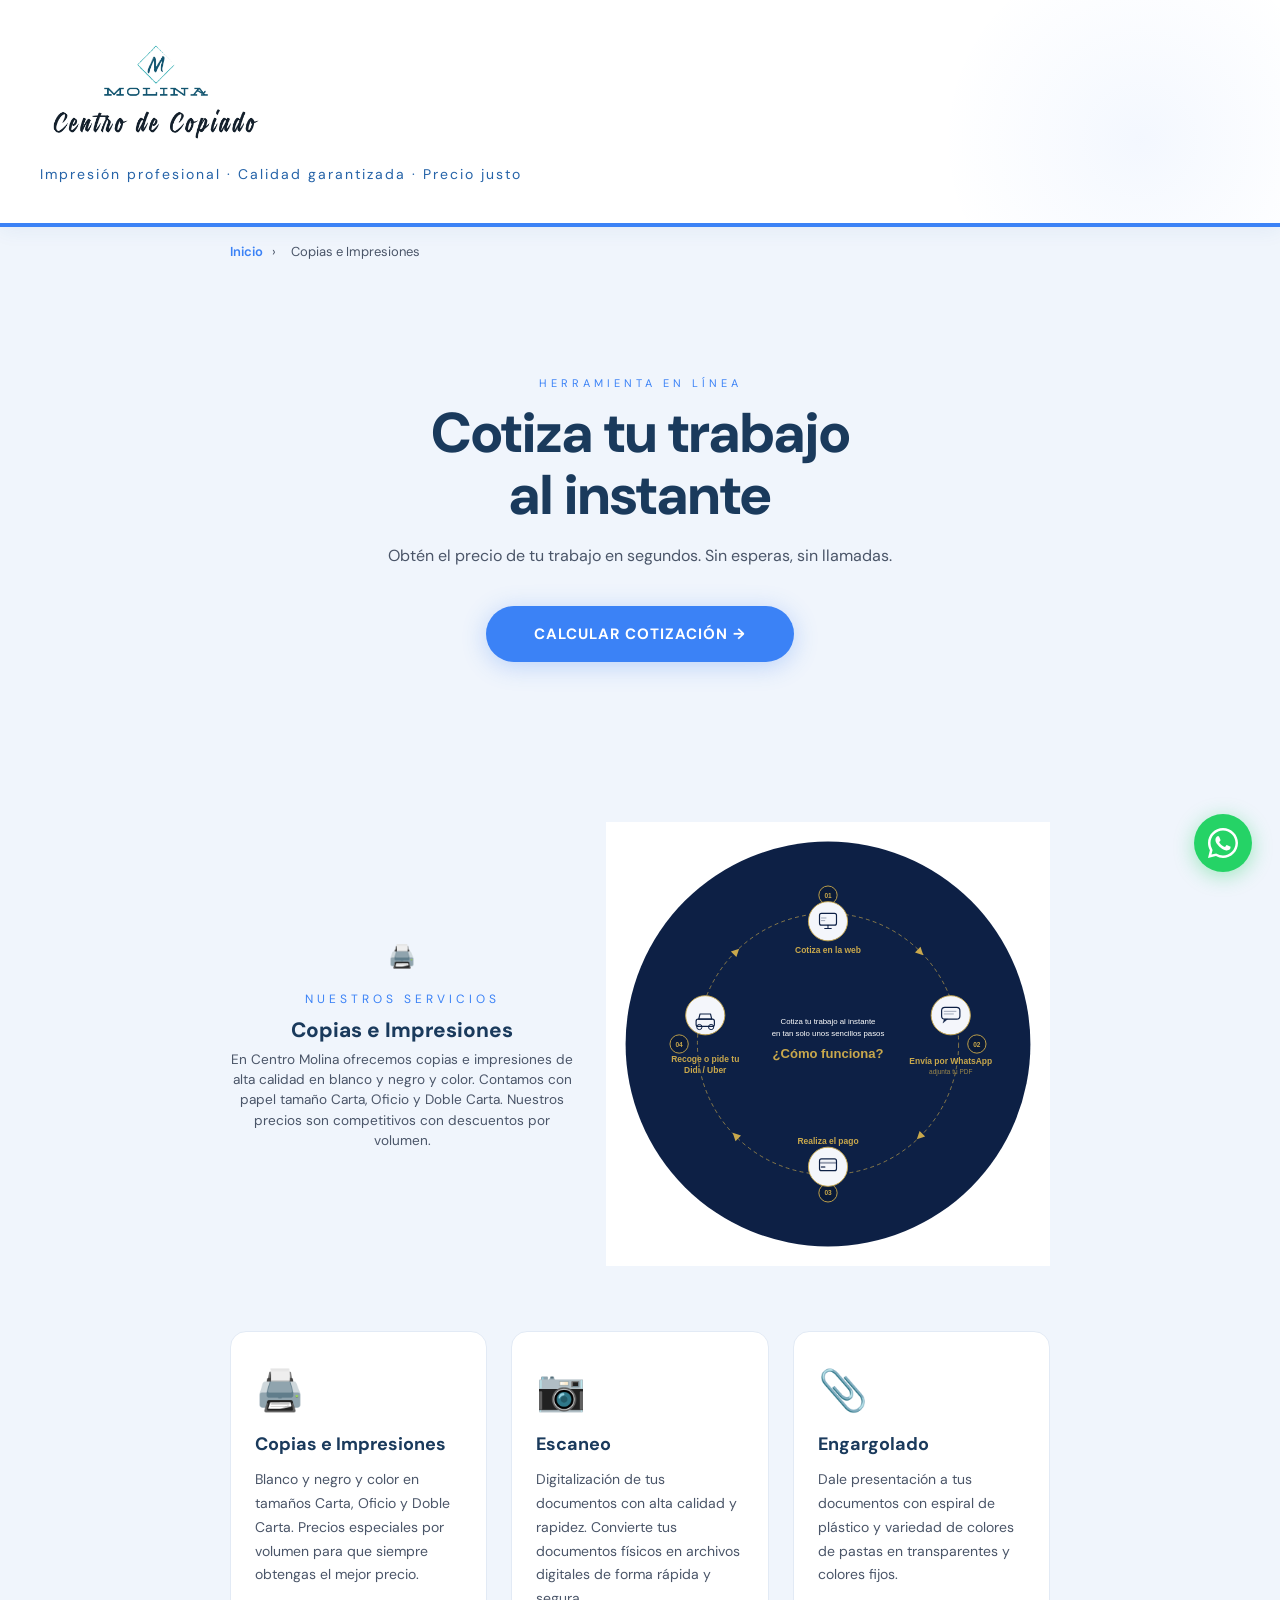
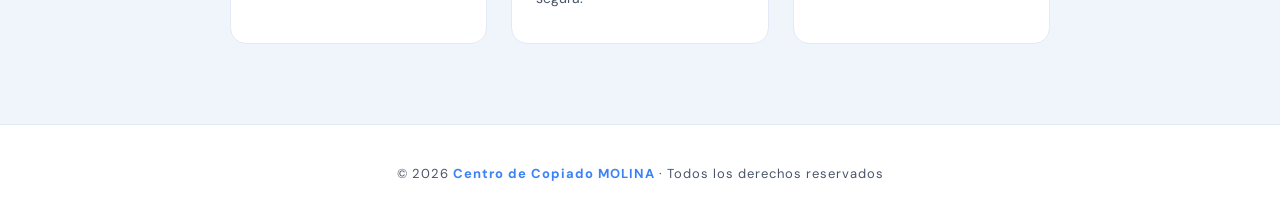
<file: centro-molina/copias-impresiones.html>
<!DOCTYPE html>
<html lang="es">
<head>
  <meta charset="UTF-8">
  <meta name="viewport" content="width=device-width, initial-scale=1.0">
  <title>Copias e Impresiones · Centro de Copiado MOLINA</title>
  <link href="https://fonts.googleapis.com/css2?family=Nunito:wght@400;600;700;800;900&family=DM+Sans:wght@300;400;500;700&display=swap" rel="stylesheet">
  <link rel="stylesheet" href="style.css">
  <style>
    .servicio-hero-layout {
      display: flex;
      align-items: center;
      gap: 2rem;
      flex-wrap: wrap;
    }
    .servicio-hero-texto {
      flex: 1 1 300px;
    }
    .servicio-hero-diagrama {
      flex: 1 1 400px;
      max-width: 560px;
    }
    @media (max-width: 768px) {
      .servicio-hero-layout { flex-direction: column; }
      .servicio-hero-diagrama { max-width: 100%; width: 100%; }
    }
  </style>
</head>
<body>

  <!-- HEADER -->
  <header>
    <div class="logo-area">
      <a href="index.html"><img src="logo_white_background.png" alt="Centro de Copiado MOLINA" class="logo-img" /></a>
    </div>
    <p class="tagline">Impresión profesional · Calidad garantizada · Precio justo</p>
  </header>

  <!-- BREADCRUMB -->
  <div class="breadcrumb">
    <a href="index.html">Inicio</a> <span>›</span> <span>Copias e Impresiones</span>
  </div>

  <!-- 1. COTIZADOR -->
  <section class="cotizador-section">
    <p class="section-label">Herramienta en línea</p>
    <h2 class="section-title">Cotiza tu trabajo<br>al instante</h2>
    <p class="section-desc">Obtén el precio de tu trabajo en segundos. Sin esperas, sin llamadas.</p>
    <button class="btn-abrir-modal" onclick="abrirModal()">Calcular cotización →</button>
  </section>

  <!-- MODAL COTIZADOR -->
  <div class="modal-overlay" id="modalOverlay" onclick="cerrarModalFuera(event)">
    <div class="modal" id="modal">
      <div class="modal-header">
        <div>
          <p class="modal-label">Cotizador</p>
          <h3 class="modal-titulo">¿Cuánto cuesta tu trabajo?</h3>
        </div>
        <button class="btn-cerrar" onclick="cerrarModal()">✕</button>
      </div>
      <div class="modal-body">
        <div class="pasos">
          <div class="paso activo" id="paso1"><div class="paso-num">1</div><div class="paso-label">Servicio</div></div>
          <div class="paso" id="paso2"><div class="paso-num">2</div><div class="paso-label">Tamaño</div></div>
          <div class="paso" id="paso3"><div class="paso-num">3</div><div class="paso-label">Cantidad</div></div>
          <div class="paso" id="paso4"><div class="paso-num">4</div><div class="paso-label">Total</div></div>
        </div>
        <div class="form-grid">
          <div class="form-group">
            <label>Tipo de servicio</label>
            <div class="select-wrapper">
              <select id="servicio" onchange="cambiarServicio()">
                <option value="">— Selecciona —</option>
                <option value="copia_bn">Copias en blanco y negro</option>
                <option value="impresion_bn">Impresión en blanco y negro</option>
                <option value="impresion_color">Impresión a color</option>
              </select>
            </div>
          </div>
          <div class="form-group">
            <label>Tamaño de papel</label>
            <div class="select-wrapper">
              <select id="tamano" onchange="actualizar()">
                <option value="">— Selecciona —</option>
                <option value="carta">Carta</option>
                <option value="oficio">Oficio</option>
                <option value="doble_carta">Doble carta</option>
              </select>
            </div>
          </div>
          <div class="form-group full" id="grupo-cantidad">
            <label>Número de hojas</label>
            <input type="number" id="cantidad" min="1" placeholder="Ej. 100" oninput="actualizar()" />
            <span class="error-msg" id="error-cantidad">Por favor ingresa una cantidad válida (mínimo 1).</span>
          </div>
        </div>
        <div class="color-upload-zone" id="color-upload-zone" style="display:none">
          <div class="upload-box" id="upload-box">
            <div class="upload-icon">📂</div>
            <div class="upload-titulo">Sube tu archivo</div>
            <div class="upload-desc">PDF o Word (.docx) · Máx. 20 MB</div>
            <input type="file" id="archivo-color" accept=".pdf,.doc,.docx,application/pdf,application/msword,application/vnd.openxmlformats-officedocument.wordprocessingml.document" onchange="archivoSeleccionado(event)" />
            <button class="btn-upload" onclick="document.getElementById('archivo-color').click()">Seleccionar archivo</button>
          </div>
          <div class="archivo-info" id="archivo-info" style="display:none">
            <div class="archivo-nombre" id="archivo-nombre">—</div>
            <button class="btn-quitar" onclick="quitarArchivo()">✕ Quitar</button>
          </div>
          <span class="error-msg" id="error-archivo">Por favor selecciona un archivo PDF o Word.</span>
          <div class="nota-pdf">
            <span class="nota-icono">💡</span>
            <span><strong>Para mayor precisión sube tu archivo en PDF.</strong> Los archivos Word (.docx) generan una estimación aproximada. Puedes convertir tu Word a PDF desde <em>Archivo → Guardar como → PDF</em>.</span>
          </div>
        </div>
        <button class="btn-cotizar" id="btn-cotizar" onclick="cotizar()">Calcular →</button>
        <div class="analizando-estado" id="analizando-estado" style="display:none">
          <div class="spinner"></div>
          <div class="analizando-texto">Analizando tu archivo con IA...</div>
        </div>
        <div class="resultado-card" id="resultado">
          <div class="resultado-header">
            <h3>Tu cotización</h3>
            <span class="badge">Estimado</span>
          </div>
          <div class="resultado-body">
            <div class="detalle-linea"><span>Servicio</span><strong id="res-servicio">—</strong></div>
            <div class="detalle-linea"><span>Tamaño</span><strong id="res-tamano">—</strong></div>
            <div class="detalle-linea"><span>Cantidad</span><strong id="res-cantidad">—</strong></div>
            <div class="detalle-linea" id="linea-unitario"><span>Precio por hoja</span><strong id="res-unitario">—</strong></div>
          </div>
          <div class="desglose-color" id="desglose-color" style="display:none">
            <div class="desglose-titulo">Desglose por página</div>
            <div class="desglose-lista" id="desglose-lista"></div>
          </div>
          <div class="total-area">
            <div>
              <div class="total-label">Total estimado</div>
              <div class="precio-unitario" id="res-rango">—</div>
            </div>
            <div class="total-precio" id="res-total">$0.00</div>
          </div>
          <div class="whatsapp-cotizacion">
            <button class="btn-whatsapp-cotizacion" onclick="enviarCotizacionWhatsApp()">
              <svg xmlns="http://www.w3.org/2000/svg" viewBox="0 0 32 32" width="20" height="20" fill="white">
                <path d="M16 0C7.163 0 0 7.163 0 16c0 2.822.736 5.463 2.02 7.752L0 32l8.469-2.002A15.93 15.93 0 0 0 16 32c8.837 0 16-7.163 16-16S24.837 0 16 0zm0 29.333a13.27 13.27 0 0 1-6.784-1.858l-.486-.29-5.03 1.189 1.218-4.899-.317-.502A13.267 13.267 0 0 1 2.667 16C2.667 8.637 8.637 2.667 16 2.667S29.333 8.637 29.333 16 23.363 29.333 16 29.333zm7.27-9.77c-.398-.199-2.353-1.162-2.718-1.294-.365-.133-.631-.199-.897.199-.266.398-1.03 1.294-1.263 1.56-.232.265-.465.298-.863.1-.398-.2-1.681-.619-3.203-1.977-1.184-1.057-1.983-2.362-2.215-2.76-.232-.398-.025-.613.174-.811.179-.178.398-.465.597-.697.2-.232.266-.398.399-.664.133-.265.066-.497-.033-.697-.1-.199-.897-2.162-1.229-2.96-.324-.778-.652-.673-.897-.685l-.764-.013c-.266 0-.697.1-1.063.497-.365.398-1.394 1.362-1.394 3.322s1.427 3.854 1.626 4.12c.199.265 2.808 4.287 6.805 6.014.951.411 1.694.656 2.272.84.955.303 1.824.26 2.511.158.766-.114 2.353-.962 2.685-1.89.332-.928.332-1.724.232-1.89-.099-.166-.365-.265-.763-.464z"/>
              </svg>
              Enviar cotización por WhatsApp
            </button>
          </div>
        </div>
      </div>
    </div>
  </div>

  <!-- 2. NUESTROS SERVICIOS + DIAGRAMA -->
  <section class="servicio-detalle-section">
    <div class="servicio-detalle-hero">
      <div class="servicio-hero-layout">
        <div class="servicio-hero-texto">
          <div class="servicio-detalle-icon" style="font-size:1.4rem;">🖨️</div>
          <p class="section-label" style="font-size:0.75rem;">Nuestros servicios</p>
          <h1 class="section-title" style="font-size:1.3rem; margin-bottom:0.5rem;">Copias e Impresiones</h1>
          <p class="servicio-detalle-desc" style="font-size:0.85rem; line-height:1.5;">En Centro Molina ofrecemos copias e impresiones de alta calidad en blanco y negro y color. Contamos con papel tamaño Carta, Oficio y Doble Carta. Nuestros precios son competitivos con descuentos por volumen.</p>
        </div>
        <div class="servicio-hero-diagrama">
          <svg width="100%" viewBox="0 0 680 680" role="img" xmlns="http://www.w3.org/2000/svg">
            <title>¿Cómo funciona? — Centro de Copiado MOLINA</title>
            <rect x="0" y="0" width="680" height="680" fill="#ffffff"/>
            <circle cx="340" cy="340" r="310" fill="#0d2045"/>
            <circle cx="340" cy="340" r="200" fill="none" stroke="#C9A84C" stroke-width="1.4" stroke-dasharray="6 5" stroke-opacity="0.7"/>
            <polygon points="0,-7 6,5 -6,5" fill="#C9A84C" transform="translate(481,199) rotate(135)"/>
            <polygon points="0,-7 6,5 -6,5" fill="#C9A84C" transform="translate(481,481) rotate(225)"/>
            <polygon points="0,-7 6,5 -6,5" fill="#C9A84C" transform="translate(199,481) rotate(315)"/>
            <polygon points="0,-7 6,5 -6,5" fill="#C9A84C" transform="translate(199,199) rotate(45)"/>
            <text font-family="sans-serif" font-size="12" fill="#ffffff" x="340" y="310" text-anchor="middle">Cotiza tu trabajo al instante</text>
            <text font-family="sans-serif" font-size="12" fill="#ffffff" x="340" y="328" text-anchor="middle">en tan solo unos sencillos pasos</text>
            <text font-family="sans-serif" font-size="20" fill="#C9A84C" x="340" y="362" text-anchor="middle" font-weight="700">¿Cómo funciona?</text>
            <circle cx="340" cy="112" r="14" fill="#0a1a38" stroke="#C9A84C" stroke-width="1.4"/>
            <text font-family="sans-serif" font-size="10" fill="#C9A84C" x="340" y="116" text-anchor="middle" font-weight="700">01</text>
            <circle cx="340" cy="152" r="30" fill="#f4f6fb" stroke="#C9A84C" stroke-width="1.4"/>
            <rect x="327" y="140" width="26" height="18" rx="3" fill="none" stroke="#0d2045" stroke-width="1.8"/>
            <line x1="340" y1="158" x2="340" y2="163" stroke="#0d2045" stroke-width="1.6" stroke-linecap="round"/>
            <line x1="335" y1="163" x2="345" y2="163" stroke="#0d2045" stroke-width="1.6" stroke-linecap="round"/>
            <line x1="330" y1="147" x2="337" y2="147" stroke="#0d2045" stroke-width="1.1" stroke-linecap="round" stroke-opacity="0.5"/>
            <line x1="330" y1="151" x2="335" y2="151" stroke="#0d2045" stroke-width="1.1" stroke-linecap="round" stroke-opacity="0.5"/>
            <text font-family="sans-serif" font-size="13" fill="#C9A84C" x="340" y="200" text-anchor="middle" font-weight="700">Cotiza en la web</text>
            <circle cx="568" cy="340" r="14" fill="#0a1a38" stroke="#C9A84C" stroke-width="1.4"/>
            <text font-family="sans-serif" font-size="10" fill="#C9A84C" x="568" y="344" text-anchor="middle" font-weight="700">02</text>
            <circle cx="528" cy="296" r="30" fill="#f4f6fb" stroke="#C9A84C" stroke-width="1.4"/>
            <rect x="514" y="284" width="28" height="18" rx="5" fill="none" stroke="#0d2045" stroke-width="1.8"/>
            <path d="M518 302 L516 308 L523 302Z" fill="#0d2045" stroke="#0d2045" stroke-width="0.5" stroke-linejoin="round"/>
            <line x1="518" y1="290" x2="536" y2="290" stroke="#0d2045" stroke-width="1.1" stroke-linecap="round" stroke-opacity="0.5"/>
            <line x1="518" y1="294" x2="532" y2="294" stroke="#0d2045" stroke-width="1.1" stroke-linecap="round" stroke-opacity="0.5"/>
            <text font-family="sans-serif" font-size="13" fill="#C9A84C" x="528" y="370" text-anchor="middle" font-weight="700">Envía por WhatsApp</text>
            <text font-family="sans-serif" font-size="10" fill="#C9A84C" x="528" y="386" text-anchor="middle" fill-opacity="0.75">adjunta tu PDF</text>
            <circle cx="340" cy="568" r="14" fill="#0a1a38" stroke="#C9A84C" stroke-width="1.4"/>
            <text font-family="sans-serif" font-size="10" fill="#C9A84C" x="340" y="572" text-anchor="middle" font-weight="700">03</text>
            <circle cx="340" cy="528" r="30" fill="#f4f6fb" stroke="#C9A84C" stroke-width="1.4"/>
            <rect x="327" y="516" width="26" height="18" rx="3" fill="none" stroke="#0d2045" stroke-width="1.8"/>
            <line x1="327" y1="522" x2="353" y2="522" stroke="#0d2045" stroke-width="3" stroke-opacity="0.4"/>
            <rect x="329" y="527" width="7" height="3" rx="1" fill="#0d2045" fill-opacity="0.6"/>
            <text font-family="sans-serif" font-size="13" fill="#C9A84C" x="340" y="493" text-anchor="middle" font-weight="700">Realiza el pago</text>
            <circle cx="112" cy="340" r="14" fill="#0a1a38" stroke="#C9A84C" stroke-width="1.4"/>
            <text font-family="sans-serif" font-size="10" fill="#C9A84C" x="112" y="344" text-anchor="middle" font-weight="700">04</text>
            <circle cx="152" cy="296" r="30" fill="#f4f6fb" stroke="#C9A84C" stroke-width="1.4"/>
            <rect x="138" y="302" width="28" height="11" rx="3" fill="none" stroke="#0d2045" stroke-width="1.8"/>
            <path d="M142 302 L144 294 L160 294 L162 302Z" fill="none" stroke="#0d2045" stroke-width="1.8" stroke-linejoin="round"/>
            <circle cx="143" cy="314" r="4" fill="none" stroke="#0d2045" stroke-width="1.5"/>
            <circle cx="161" cy="314" r="4" fill="none" stroke="#0d2045" stroke-width="1.5"/>
            <text font-family="sans-serif" font-size="13" fill="#C9A84C" x="152" y="368" text-anchor="middle" font-weight="700">Recoge o pide tu</text>
            <text font-family="sans-serif" font-size="13" fill="#C9A84C" x="152" y="385" text-anchor="middle" font-weight="700">Didi / Uber</text>
          </svg>
        </div>
      </div>
    </div>

    <!-- 3. TARJETAS -->
    <div class="servicio-features-grid" style="margin-top:3rem;">
      <div class="feature-card">
        <div class="feature-icon">🖨️</div>
        <h3 class="feature-titulo">Copias e Impresiones</h3>
        <p class="feature-desc">Blanco y negro y color en tamaños Carta, Oficio y Doble Carta. Precios especiales por volumen para que siempre obtengas el mejor precio.</p>
      </div>
      <div class="feature-card">
        <div class="feature-icon">📷</div>
        <h3 class="feature-titulo">Escaneo</h3>
        <p class="feature-desc">Digitalización de tus documentos con alta calidad y rapidez. Convierte tus documentos físicos en archivos digitales de forma rápida y segura.</p>
      </div>
      <div class="feature-card">
        <div class="feature-icon">📎</div>
        <h3 class="feature-titulo">Engargolado</h3>
        <p class="feature-desc">Dale presentación a tus documentos con espiral de plástico y variedad de colores de pastas en transparentes y colores fijos.</p>
      </div>
    </div>
  </section>

  <!-- FOOTER -->
  <footer>
    © 2026 <span>Centro de Copiado MOLINA</span> · Todos los derechos reservados
  </footer>

  <a class="btn-whatsapp" href="https://wa.me/5215511466283" target="_blank" title="Contáctanos por WhatsApp">
    <svg xmlns="http://www.w3.org/2000/svg" viewBox="0 0 32 32" width="30" height="30" fill="white">
      <path d="M16 0C7.163 0 0 7.163 0 16c0 2.822.736 5.463 2.02 7.752L0 32l8.469-2.002A15.93 15.93 0 0 0 16 32c8.837 0 16-7.163 16-16S24.837 0 16 0zm0 29.333a13.27 13.27 0 0 1-6.784-1.858l-.486-.29-5.03 1.189 1.218-4.899-.317-.502A13.267 13.267 0 0 1 2.667 16C2.667 8.637 8.637 2.667 16 2.667S29.333 8.637 29.333 16 23.363 29.333 16 29.333zm7.27-9.77c-.398-.199-2.353-1.162-2.718-1.294-.365-.133-.631-.199-.897.199-.266.398-1.03 1.294-1.263 1.56-.232.265-.465.298-.863.1-.398-.2-1.681-.619-3.203-1.977-1.184-1.057-1.983-2.362-2.215-2.76-.232-.398-.025-.613.174-.811.179-.178.398-.465.597-.697.2-.232.266-.398.399-.664.133-.265.066-.497-.033-.697-.1-.199-.897-2.162-1.229-2.96-.324-.778-.652-.673-.897-.685l-.764-.013c-.266 0-.697.1-1.063.497-.365.398-1.394 1.362-1.394 3.322s1.427 3.854 1.626 4.12c.199.265 2.808 4.287 6.805 6.014.951.411 1.694.656 2.272.84.955.303 1.824.26 2.511.158.766-.114 2.353-.962 2.685-1.89.332-.928.332-1.724.232-1.89-.099-.166-.365-.265-.763-.464z"/>
    </svg>
  </a>

  <script src="script.js"></script>
</body>
</html>
</file>
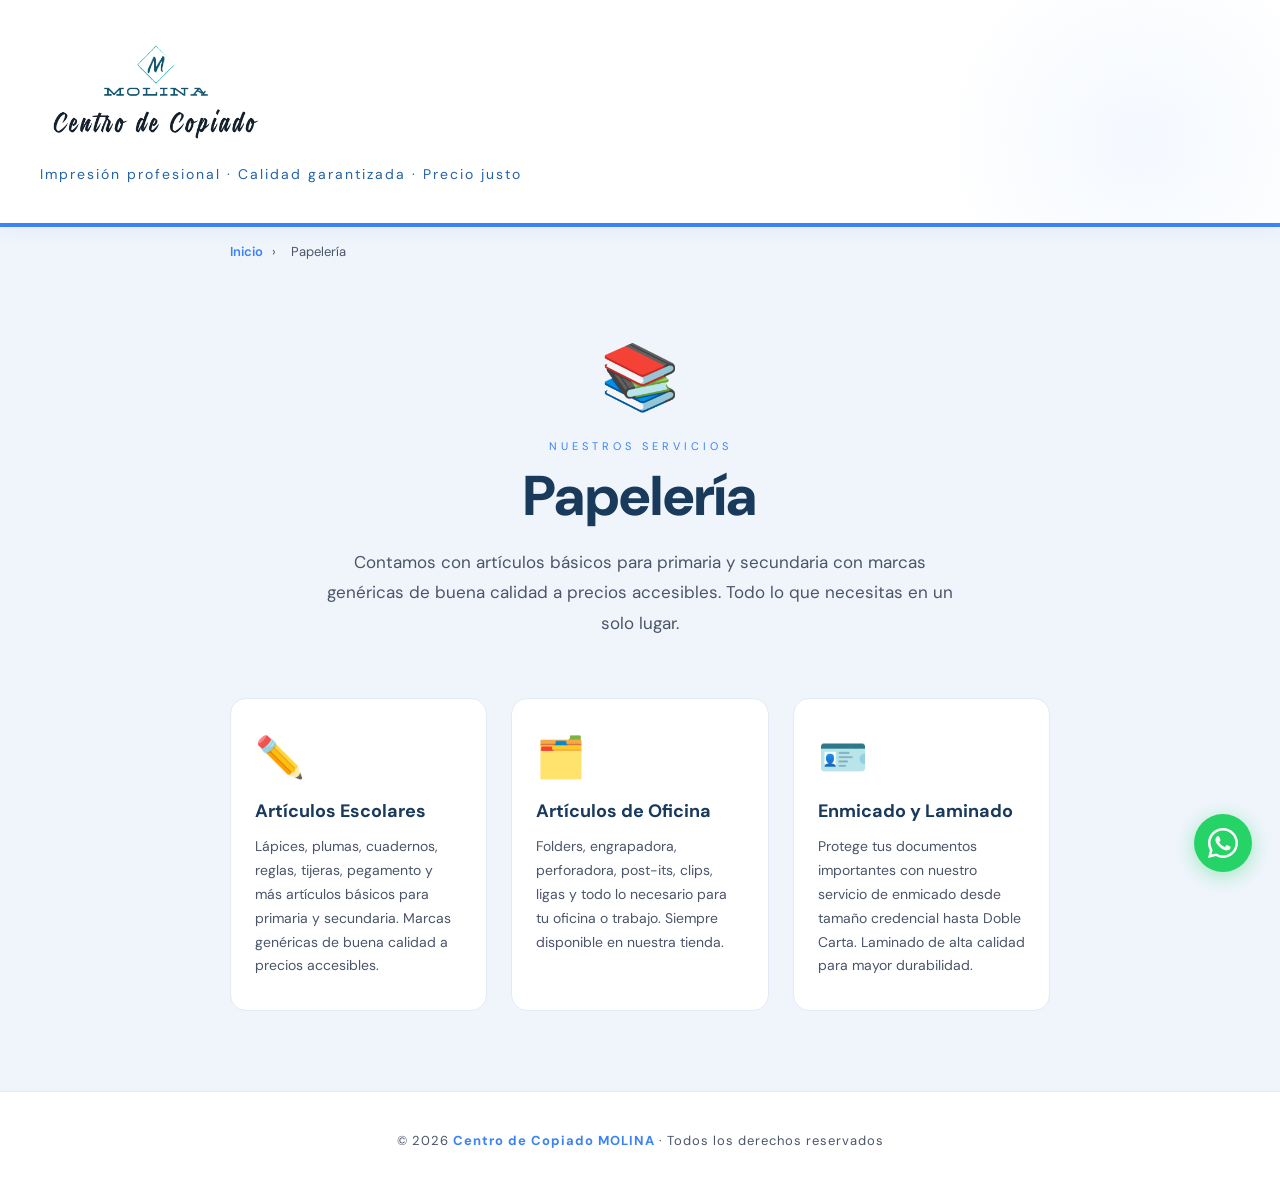
<file: centro-molina/papeleria.html>
<!DOCTYPE html>
<html lang="es">
<head>
  <meta charset="UTF-8">
  <meta name="viewport" content="width=device-width, initial-scale=1.0">
  <title>Papelería · Centro de Copiado MOLINA</title>
  <link href="https://fonts.googleapis.com/css2?family=Nunito:wght@400;600;700;800;900&family=DM+Sans:wght@300;400;500;700&display=swap" rel="stylesheet">
  <link rel="stylesheet" href="style.css">
</head>
<body>
  <header>
    <div class="logo-area">
      <a href="index.html"><img src="logo_white_background.png" alt="Centro de Copiado MOLINA" class="logo-img" /></a>
    </div>
    <p class="tagline">Impresión profesional · Calidad garantizada · Precio justo</p>
  </header>

  <div class="breadcrumb">
    <a href="index.html">Inicio</a> <span>›</span> <span>Papelería</span>
  </div>

  <section class="servicio-detalle-section">
    <div class="servicio-detalle-hero">
      <div class="servicio-detalle-icon">📚</div>
      <p class="section-label">Nuestros servicios</p>
      <h1 class="section-title">Papelería</h1>
      <p class="servicio-detalle-desc">Contamos con artículos básicos para primaria y secundaria con marcas genéricas de buena calidad a precios accesibles. Todo lo que necesitas en un solo lugar.</p>
    </div>

    <div class="servicio-features-grid">
      <div class="feature-card">
        <div class="feature-icon">✏️</div>
        <h3 class="feature-titulo">Artículos Escolares</h3>
        <p class="feature-desc">Lápices, plumas, cuadernos, reglas, tijeras, pegamento y más artículos básicos para primaria y secundaria. Marcas genéricas de buena calidad a precios accesibles.</p>
      </div>
      <div class="feature-card">
        <div class="feature-icon">🗂️</div>
        <h3 class="feature-titulo">Artículos de Oficina</h3>
        <p class="feature-desc">Folders, engrapadora, perforadora, post-its, clips, ligas y todo lo necesario para tu oficina o trabajo. Siempre disponible en nuestra tienda.</p>
      </div>
      <div class="feature-card">
        <div class="feature-icon">🪪</div>
        <h3 class="feature-titulo">Enmicado y Laminado</h3>
        <p class="feature-desc">Protege tus documentos importantes con nuestro servicio de enmicado desde tamaño credencial hasta Doble Carta. Laminado de alta calidad para mayor durabilidad.</p>
      </div>
    </div>
  </section>

  <footer>
    © 2026 <span>Centro de Copiado MOLINA</span> · Todos los derechos reservados
  </footer>

  <a class="btn-whatsapp" href="https://wa.me/5215511466283" target="_blank" title="Contáctanos por WhatsApp">
    <svg xmlns="http://www.w3.org/2000/svg" viewBox="0 0 32 32" width="30" height="30" fill="white">
      <path d="M16 0C7.163 0 0 7.163 0 16c0 2.822.736 5.463 2.02 7.752L0 32l8.469-2.002A15.93 15.93 0 0 0 16 32c8.837 0 16-7.163 16-16S24.837 0 16 0zm0 29.333a13.27 13.27 0 0 1-6.784-1.858l-.486-.29-5.03 1.189 1.218-4.899-.317-.502A13.267 13.267 0 0 1 2.667 16C2.667 8.637 8.637 2.667 16 2.667S29.333 8.637 29.333 16 23.363 29.333 16 29.333zm7.27-9.77c-.398-.199-2.353-1.162-2.718-1.294-.365-.133-.631-.199-.897.199-.266.398-1.03 1.294-1.263 1.56-.232.265-.465.298-.863.1-.398-.2-1.681-.619-3.203-1.977-1.184-1.057-1.983-2.362-2.215-2.76-.232-.398-.025-.613.174-.811.179-.178.398-.465.597-.697.2-.232.266-.398.399-.664.133-.265.066-.497-.033-.697-.1-.199-.897-2.162-1.229-2.96-.324-.778-.652-.673-.897-.685l-.764-.013c-.266 0-.697.1-1.063.497-.365.398-1.394 1.362-1.394 3.322s1.427 3.854 1.626 4.12c.199.265 2.808 4.287 6.805 6.014.951.411 1.694.656 2.272.84.955.303 1.824.26 2.511.158.766-.114 2.353-.962 2.685-1.89.332-.928.332-1.724.232-1.89-.099-.166-.365-.265-.763-.464z"/>
    </svg>
  </a>
</body>
</html>
</file>
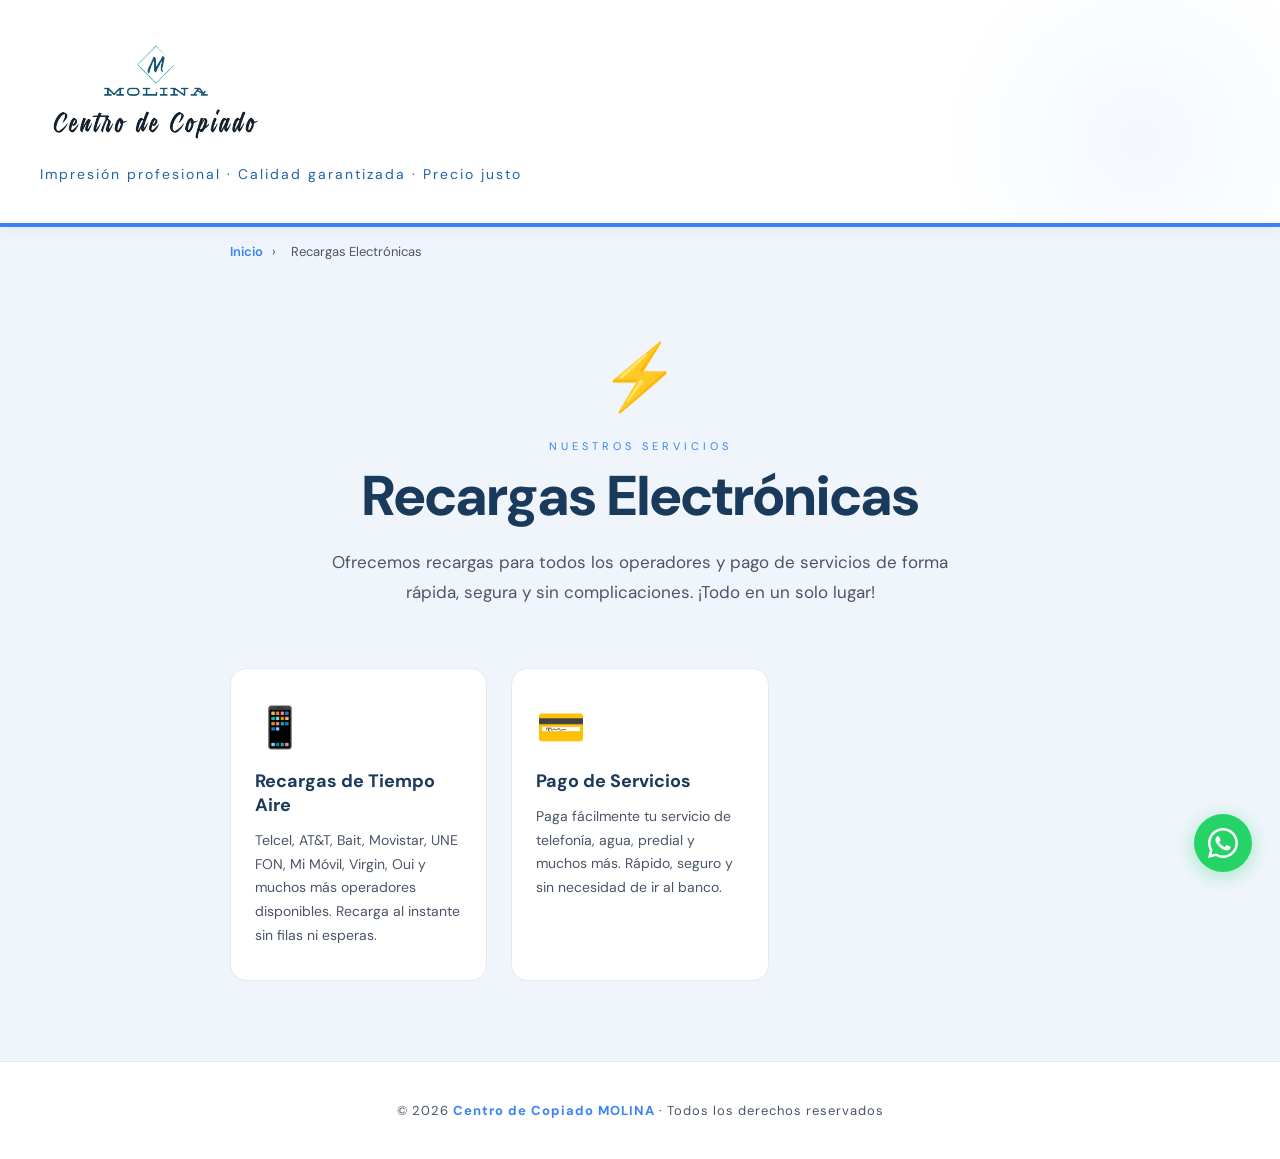
<file: centro-molina/recargas.html>
<!DOCTYPE html>
<html lang="es">
<head>
  <meta charset="UTF-8">
  <meta name="viewport" content="width=device-width, initial-scale=1.0">
  <title>Recargas Electrónicas · Centro de Copiado MOLINA</title>
  <link href="https://fonts.googleapis.com/css2?family=Nunito:wght@400;600;700;800;900&family=DM+Sans:wght@300;400;500;700&display=swap" rel="stylesheet">
  <link rel="stylesheet" href="style.css">
</head>
<body>
  <header>
    <div class="logo-area">
      <a href="index.html"><img src="logo_white_background.png" alt="Centro de Copiado MOLINA" class="logo-img" /></a>
    </div>
    <p class="tagline">Impresión profesional · Calidad garantizada · Precio justo</p>
  </header>

  <div class="breadcrumb">
    <a href="index.html">Inicio</a> <span>›</span> <span>Recargas Electrónicas</span>
  </div>

  <section class="servicio-detalle-section">
    <div class="servicio-detalle-hero">
      <div class="servicio-detalle-icon">⚡</div>
      <p class="section-label">Nuestros servicios</p>
      <h1 class="section-title">Recargas Electrónicas</h1>
      <p class="servicio-detalle-desc">Ofrecemos recargas para todos los operadores y pago de servicios de forma rápida, segura y sin complicaciones. ¡Todo en un solo lugar!</p>
    </div>

    <div class="servicio-features-grid">
      <div class="feature-card">
        <div class="feature-icon">📱</div>
        <h3 class="feature-titulo">Recargas de Tiempo Aire</h3>
        <p class="feature-desc">Telcel, AT&T, Bait, Movistar, UNE FON, Mi Móvil, Virgin, Oui y muchos más operadores disponibles. Recarga al instante sin filas ni esperas.</p>
      </div>
      <div class="feature-card">
        <div class="feature-icon">💳</div>
        <h3 class="feature-titulo">Pago de Servicios</h3>
        <p class="feature-desc">Paga fácilmente tu servicio de telefonía, agua, predial y muchos más. Rápido, seguro y sin necesidad de ir al banco.</p>
      </div>
    </div>
  </section>

  <footer>
    © 2026 <span>Centro de Copiado MOLINA</span> · Todos los derechos reservados
  </footer>

  <a class="btn-whatsapp" href="https://wa.me/5215511466283" target="_blank" title="Contáctanos por WhatsApp">
    <svg xmlns="http://www.w3.org/2000/svg" viewBox="0 0 32 32" width="30" height="30" fill="white">
      <path d="M16 0C7.163 0 0 7.163 0 16c0 2.822.736 5.463 2.02 7.752L0 32l8.469-2.002A15.93 15.93 0 0 0 16 32c8.837 0 16-7.163 16-16S24.837 0 16 0zm0 29.333a13.27 13.27 0 0 1-6.784-1.858l-.486-.29-5.03 1.189 1.218-4.899-.317-.502A13.267 13.267 0 0 1 2.667 16C2.667 8.637 8.637 2.667 16 2.667S29.333 8.637 29.333 16 23.363 29.333 16 29.333zm7.27-9.77c-.398-.199-2.353-1.162-2.718-1.294-.365-.133-.631-.199-.897.199-.266.398-1.03 1.294-1.263 1.56-.232.265-.465.298-.863.1-.398-.2-1.681-.619-3.203-1.977-1.184-1.057-1.983-2.362-2.215-2.76-.232-.398-.025-.613.174-.811.179-.178.398-.465.597-.697.2-.232.266-.398.399-.664.133-.265.066-.497-.033-.697-.1-.199-.897-2.162-1.229-2.96-.324-.778-.652-.673-.897-.685l-.764-.013c-.266 0-.697.1-1.063.497-.365.398-1.394 1.362-1.394 3.322s1.427 3.854 1.626 4.12c.199.265 2.808 4.287 6.805 6.014.951.411 1.694.656 2.272.84.955.303 1.824.26 2.511.158.766-.114 2.353-.962 2.685-1.89.332-.928.332-1.724.232-1.89-.099-.166-.365-.265-.763-.464z"/>
    </svg>
  </a>
</body>
</html>
</file>
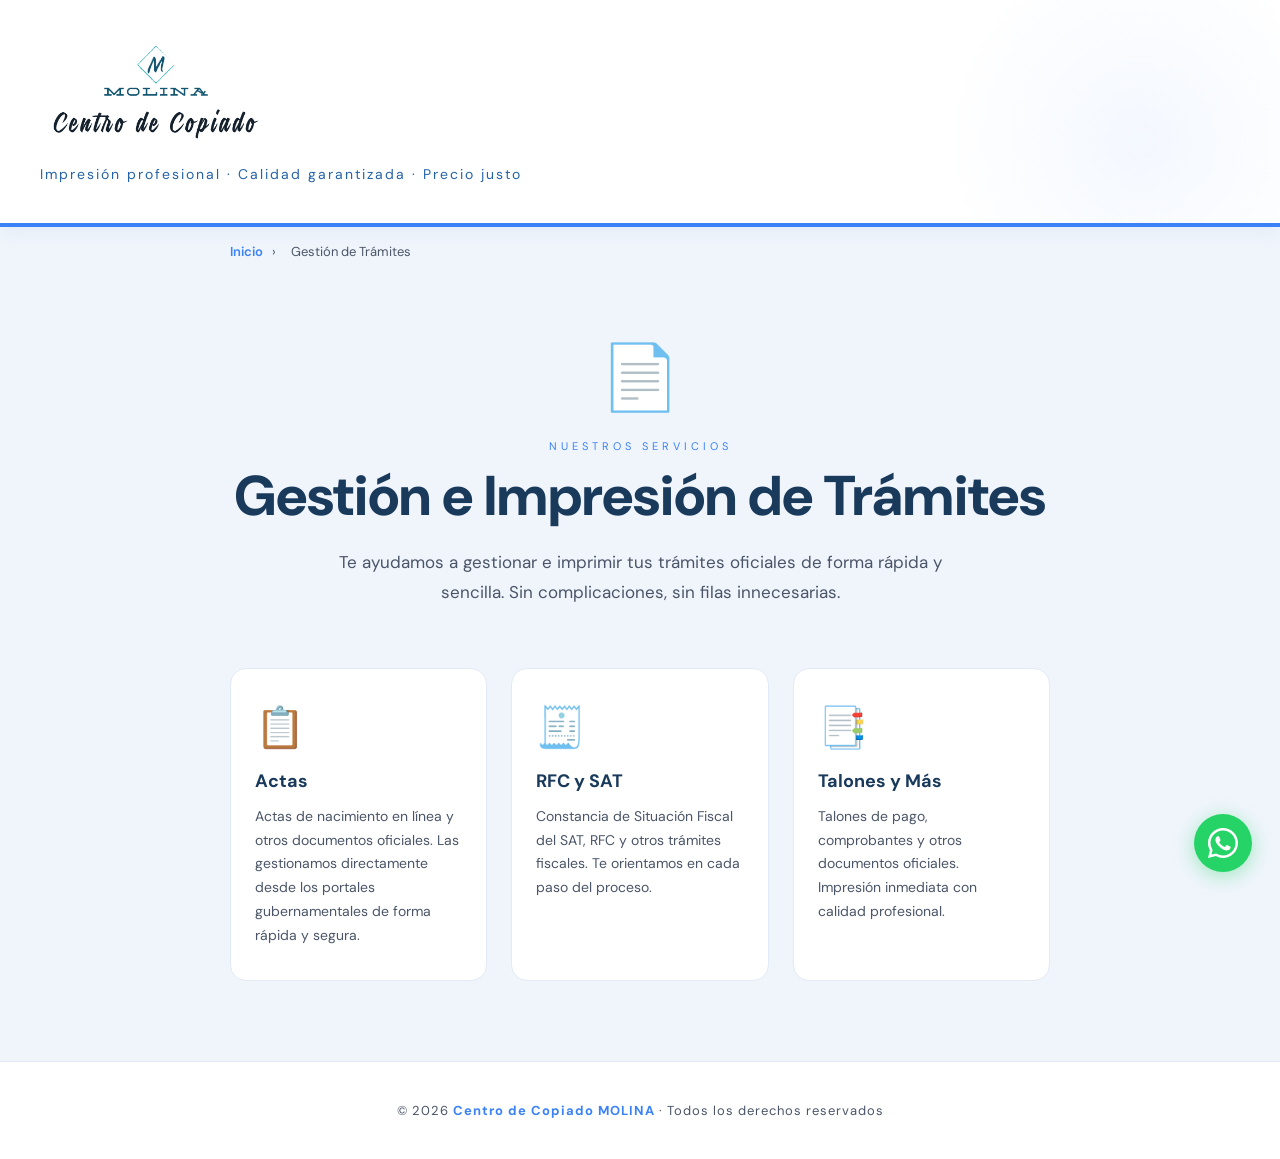
<file: centro-molina/tramites.html>
<!DOCTYPE html>
<html lang="es">
<head>
  <meta charset="UTF-8">
  <meta name="viewport" content="width=device-width, initial-scale=1.0">
  <title>Gestión de Trámites · Centro de Copiado MOLINA</title>
  <link href="https://fonts.googleapis.com/css2?family=Nunito:wght@400;600;700;800;900&family=DM+Sans:wght@300;400;500;700&display=swap" rel="stylesheet">
  <link rel="stylesheet" href="style.css">
</head>
<body>
  <header>
    <div class="logo-area">
      <a href="index.html"><img src="logo_white_background.png" alt="Centro de Copiado MOLINA" class="logo-img" /></a>
    </div>
    <p class="tagline">Impresión profesional · Calidad garantizada · Precio justo</p>
  </header>

  <div class="breadcrumb">
    <a href="index.html">Inicio</a> <span>›</span> <span>Gestión de Trámites</span>
  </div>

  <section class="servicio-detalle-section">
    <div class="servicio-detalle-hero">
      <div class="servicio-detalle-icon">📄</div>
      <p class="section-label">Nuestros servicios</p>
      <h1 class="section-title">Gestión e Impresión de Trámites</h1>
      <p class="servicio-detalle-desc">Te ayudamos a gestionar e imprimir tus trámites oficiales de forma rápida y sencilla. Sin complicaciones, sin filas innecesarias.</p>
    </div>

    <div class="servicio-features-grid">
      <div class="feature-card">
        <div class="feature-icon">📋</div>
        <h3 class="feature-titulo">Actas</h3>
        <p class="feature-desc">Actas de nacimiento en línea y otros documentos oficiales. Las gestionamos directamente desde los portales gubernamentales de forma rápida y segura.</p>
      </div>
      <div class="feature-card">
        <div class="feature-icon">🧾</div>
        <h3 class="feature-titulo">RFC y SAT</h3>
        <p class="feature-desc">Constancia de Situación Fiscal del SAT, RFC y otros trámites fiscales. Te orientamos en cada paso del proceso.</p>
      </div>
      <div class="feature-card">
        <div class="feature-icon">📑</div>
        <h3 class="feature-titulo">Talones y Más</h3>
        <p class="feature-desc">Talones de pago, comprobantes y otros documentos oficiales. Impresión inmediata con calidad profesional.</p>
      </div>
    </div>
  </section>

  <footer>
    © 2026 <span>Centro de Copiado MOLINA</span> · Todos los derechos reservados
  </footer>

  <a class="btn-whatsapp" href="https://wa.me/5215511466283" target="_blank" title="Contáctanos por WhatsApp">
    <svg xmlns="http://www.w3.org/2000/svg" viewBox="0 0 32 32" width="30" height="30" fill="white">
      <path d="M16 0C7.163 0 0 7.163 0 16c0 2.822.736 5.463 2.02 7.752L0 32l8.469-2.002A15.93 15.93 0 0 0 16 32c8.837 0 16-7.163 16-16S24.837 0 16 0zm0 29.333a13.27 13.27 0 0 1-6.784-1.858l-.486-.29-5.03 1.189 1.218-4.899-.317-.502A13.267 13.267 0 0 1 2.667 16C2.667 8.637 8.637 2.667 16 2.667S29.333 8.637 29.333 16 23.363 29.333 16 29.333zm7.27-9.77c-.398-.199-2.353-1.162-2.718-1.294-.365-.133-.631-.199-.897.199-.266.398-1.03 1.294-1.263 1.56-.232.265-.465.298-.863.1-.398-.2-1.681-.619-3.203-1.977-1.184-1.057-1.983-2.362-2.215-2.76-.232-.398-.025-.613.174-.811.179-.178.398-.465.597-.697.2-.232.266-.398.399-.664.133-.265.066-.497-.033-.697-.1-.199-.897-2.162-1.229-2.96-.324-.778-.652-.673-.897-.685l-.764-.013c-.266 0-.697.1-1.063.497-.365.398-1.394 1.362-1.394 3.322s1.427 3.854 1.626 4.12c.199.265 2.808 4.287 6.805 6.014.951.411 1.694.656 2.272.84.955.303 1.824.26 2.511.158.766-.114 2.353-.962 2.685-1.89.332-.928.332-1.724.232-1.89-.099-.166-.365-.265-.763-.464z"/>
    </svg>
  </a>
</body>
</html>
</file>
<file: style.css>
/* ===========================
   VARIABLES
=========================== */
:root {
  --negro: #0d0d0d;
  --blanco: #f5f0e8;
  --acento: #c8a951;
  --acento2: #2a5c8f;
}

/* ===========================
   BASE
=========================== */
* { margin: 0; padding: 0; box-sizing: border-box; }

body {
  background-color: #1a1814;
  background-image:
    url("data:image/svg+xml,%3Csvg xmlns='http://www.w3.org/2000/svg' width='400' height='400'%3E%3Cfilter id='noise'%3E%3CfeTurbulence type='fractalNoise' baseFrequency='0.65' numOctaves='3' stitchTiles='stitch'/%3E%3CfeColorMatrix type='saturate' values='0'/%3E%3C/filter%3E%3Crect width='400' height='400' filter='url(%23noise)' opacity='0.04'/%3E%3C/svg%3E"),
    repeating-linear-gradient(0deg, transparent, transparent 2px, rgba(255,255,255,0.01) 2px, rgba(255,255,255,0.01) 4px);
  color: var(--blanco);
  font-family: 'DM Sans', sans-serif;
  min-height: 100vh;
}

/* ===========================
   HEADER
=========================== */
header {
  position: relative;
  padding: 32px 40px 40px;
  overflow: hidden;
  background: #ffffff;
  border-bottom: 4px solid var(--acento);
}

header::before {
  content: '';
  position: absolute;
  top: -60px; right: -60px;
  width: 400px; height: 400px;
  border-radius: 50%;
  background: radial-gradient(circle, rgba(42,92,143,0.06) 0%, transparent 70%);
  pointer-events: none;
}

.logo-area { margin-bottom: 8px; }
.logo-img { height: 120px; width: auto; }
.tagline { font-size: 14px; color: rgba(42,92,143,0.65); letter-spacing: 2px; }

/* ===========================
   HERO COTIZADOR
=========================== */
.cotizador-section {
  padding: 100px 40px;
  max-width: 900px;
  margin: 0 auto;
  text-align: center;
}

.section-label {
  font-size: 11px;
  letter-spacing: 4px;
  text-transform: uppercase;
  color: var(--acento);
  margin-bottom: 12px;
}

.section-title {
  font-family: 'Playfair Display', serif;
  font-size: clamp(32px, 5vw, 56px);
  font-weight: 900;
  margin-bottom: 20px;
  line-height: 1.1;
}

.section-desc {
  font-size: 16px;
  color: rgba(245,240,232,0.5);
  margin-bottom: 40px;
}

.btn-abrir-modal {
  display: inline-block;
  padding: 18px 48px;
  background: var(--acento);
  color: var(--negro);
  font-family: 'DM Sans', sans-serif;
  font-size: 15px;
  font-weight: 700;
  letter-spacing: 2px;
  text-transform: uppercase;
  border: none;
  border-radius: 50px;
  cursor: pointer;
  transition: transform 0.2s, box-shadow 0.2s;
  box-shadow: 0 4px 24px rgba(200,169,81,0.25);
}

.btn-abrir-modal:hover {
  transform: translateY(-3px);
  box-shadow: 0 12px 36px rgba(200,169,81,0.4);
}

/* ===========================
   SERVICIOS
=========================== */
.servicios-section {
  padding: 80px 40px;
  max-width: 900px;
  margin: 0 auto;
  border-top: 1px solid rgba(200,169,81,0.15);
}

.servicios-section .section-title {
  font-size: clamp(26px, 4vw, 42px);
  margin-bottom: 40px;
  text-align: left;
}

.servicios-section .section-label {
  text-align: left;
}

.servicios-grid {
  display: grid;
  grid-template-columns: repeat(3, 1fr);
  gap: 20px;
}

.servicio-card {
  background: rgba(255,255,255,0.03);
  border: 1px solid rgba(200,169,81,0.15);
  border-radius: 16px;
  padding: 28px 24px;
  transition: border-color 0.3s, transform 0.3s, background 0.3s;
  cursor: default;
}

.servicio-card:hover {
  border-color: rgba(200,169,81,0.45);
  background: rgba(200,169,81,0.05);
  transform: translateY(-4px);
}

.servicio-icon {
  font-size: 36px;
  margin-bottom: 16px;
}

.servicio-nombre {
  font-family: 'Playfair Display', serif;
  font-size: 17px;
  font-weight: 700;
  margin-bottom: 10px;
  color: var(--blanco);
}

.servicio-desc {
  font-size: 13px;
  line-height: 1.7;
  color: rgba(245,240,232,0.55);
}

/* ===========================
   MODAL
=========================== */
.modal-overlay {
  position: fixed;
  inset: 0;
  background: rgba(0,0,0,0.75);
  backdrop-filter: blur(6px);
  display: flex;
  align-items: center;
  justify-content: center;
  z-index: 1000;
  padding: 20px;
  opacity: 0;
  pointer-events: none;
  transition: opacity 0.3s;
}

.modal-overlay.abierto {
  opacity: 1;
  pointer-events: all;
}

.modal {
  background: #1e1c18;
  border: 1px solid rgba(200,169,81,0.25);
  border-radius: 20px;
  width: 100%;
  max-width: 620px;
  max-height: 90vh;
  overflow-y: auto;
  transform: translateY(30px) scale(0.97);
  transition: transform 0.3s;
}

.modal-overlay.abierto .modal {
  transform: translateY(0) scale(1);
}

.modal-header {
  display: flex;
  justify-content: space-between;
  align-items: flex-start;
  padding: 28px 28px 0;
}

.modal-label {
  font-size: 11px;
  letter-spacing: 3px;
  text-transform: uppercase;
  color: var(--acento);
  margin-bottom: 6px;
}

.modal-titulo {
  font-family: 'Playfair Display', serif;
  font-size: 24px;
  font-weight: 700;
}

.btn-cerrar {
  background: rgba(255,255,255,0.06);
  border: 1px solid rgba(255,255,255,0.1);
  color: var(--blanco);
  width: 36px; height: 36px;
  border-radius: 50%;
  font-size: 14px;
  cursor: pointer;
  transition: background 0.2s;
  flex-shrink: 0;
}

.btn-cerrar:hover { background: rgba(255,255,255,0.12); }

.modal-body { padding: 24px 28px 28px; }

/* PASOS */
.pasos {
  display: flex;
  margin-bottom: 28px;
  border: 1px solid rgba(200,169,81,0.2);
  border-radius: 10px;
  overflow: hidden;
}

.paso {
  flex: 1;
  padding: 14px 12px;
  display: flex;
  align-items: center;
  gap: 10px;
  background: rgba(255,255,255,0.02);
  border-right: 1px solid rgba(200,169,81,0.15);
  transition: background 0.3s;
}

.paso:last-child { border-right: none; }
.paso.activo { background: rgba(200,169,81,0.08); }

.paso-num {
  width: 28px; height: 28px;
  border-radius: 50%;
  border: 1.5px solid rgba(200,169,81,0.3);
  display: flex; align-items: center; justify-content: center;
  font-size: 12px; font-weight: 500;
  color: rgba(245,240,232,0.4);
  flex-shrink: 0;
  transition: all 0.3s;
}

.paso.activo .paso-num {
  border-color: var(--acento);
  color: var(--acento);
  background: rgba(200,169,81,0.1);
}

.paso-label { font-size: 12px; color: rgba(245,240,232,0.5); transition: color 0.3s; }
.paso.activo .paso-label { color: var(--blanco); }

/* FORMULARIO */
.form-grid {
  display: grid;
  grid-template-columns: 1fr 1fr;
  gap: 16px;
  margin-bottom: 16px;
}

.form-group { display: flex; flex-direction: column; gap: 8px; }
.form-group.full { grid-column: 1 / -1; }

label {
  font-size: 11px;
  letter-spacing: 2px;
  text-transform: uppercase;
  color: rgba(245,240,232,0.5);
}

select, input[type="number"] {
  background: rgba(255,255,255,0.04);
  border: 1px solid rgba(200,169,81,0.2);
  border-radius: 8px;
  color: var(--blanco);
  font-family: 'DM Sans', sans-serif;
  font-size: 15px;
  padding: 12px 16px;
  outline: none;
  transition: border-color 0.3s, background 0.3s;
  appearance: none;
  -webkit-appearance: none;
  cursor: pointer;
  width: 100%;
}

select:focus, input[type="number"]:focus {
  border-color: var(--acento);
  background: rgba(200,169,81,0.05);
}

select option { background: #1a1a1a; color: var(--blanco); }
input[type="number"]::-webkit-inner-spin-button { opacity: 0.3; }

.select-wrapper { position: relative; }
.select-wrapper::after {
  content: '▾';
  position: absolute;
  right: 14px; top: 50%;
  transform: translateY(-50%);
  color: var(--acento);
  pointer-events: none;
}

.error-msg { font-size: 12px; color: #e07070; margin-top: 4px; display: none; }
.error-msg.visible { display: block; }

.btn-cotizar {
  width: 100%;
  padding: 16px;
  background: var(--acento);
  color: var(--negro);
  font-family: 'DM Sans', sans-serif;
  font-size: 14px;
  font-weight: 700;
  letter-spacing: 2px;
  text-transform: uppercase;
  border: none;
  border-radius: 10px;
  cursor: pointer;
  transition: transform 0.2s, box-shadow 0.2s;
  margin-top: 8px;
}

.btn-cotizar:hover {
  transform: translateY(-2px);
  box-shadow: 0 8px 24px rgba(200,169,81,0.3);
}

/* RESULTADO */
.resultado-card {
  margin-top: 24px;
  border: 1px solid rgba(200,169,81,0.3);
  border-radius: 14px;
  overflow: hidden;
  opacity: 0;
  transform: translateY(16px);
  transition: opacity 0.4s, transform 0.4s;
}

.resultado-card.visible { opacity: 1; transform: translateY(0); }

.resultado-header {
  background: rgba(200,169,81,0.1);
  padding: 16px 22px;
  border-bottom: 1px solid rgba(200,169,81,0.2);
  display: flex;
  align-items: center;
  justify-content: space-between;
}

.resultado-header h3 { font-family: 'Playfair Display', serif; font-size: 18px; font-weight: 700; }

.badge {
  background: var(--acento);
  color: var(--negro);
  font-size: 10px;
  font-weight: 700;
  letter-spacing: 2px;
  text-transform: uppercase;
  padding: 3px 10px;
  border-radius: 20px;
}

.resultado-body { padding: 20px 22px; }

.detalle-linea {
  display: flex;
  justify-content: space-between;
  padding: 8px 0;
  border-bottom: 1px solid rgba(255,255,255,0.05);
  font-size: 14px;
  color: rgba(245,240,232,0.7);
}

.detalle-linea:last-child { border-bottom: none; }
.detalle-linea strong { color: var(--blanco); }

.total-area {
  padding: 18px 22px;
  background: rgba(200,169,81,0.06);
  border-top: 1px solid rgba(200,169,81,0.2);
  display: flex;
  justify-content: space-between;
  align-items: center;
}

.total-label { font-size: 11px; letter-spacing: 3px; text-transform: uppercase; color: rgba(245,240,232,0.5); }
.total-precio { font-family: 'Playfair Display', serif; font-size: 38px; font-weight: 900; color: var(--acento); }
.precio-unitario { font-size: 12px; color: rgba(245,240,232,0.4); margin-top: 4px; text-align: right; }

/* ===========================
   UBICACIÓN
=========================== */
.ubicacion-section {
  padding: 80px 40px;
  max-width: 900px;
  margin: 0 auto;
  border-top: 1px solid rgba(200,169,81,0.15);
}

.ubicacion-section .section-title {
  font-size: clamp(26px, 4vw, 42px);
  margin-bottom: 40px;
}

.ubicacion-grid {
  display: grid;
  grid-template-columns: 1fr 1fr;
  gap: 24px;
}

.info-card {
  display: flex;
  align-items: flex-start;
  gap: 20px;
  background: rgba(255,255,255,0.03);
  border: 1px solid rgba(200,169,81,0.15);
  border-radius: 16px;
  padding: 28px;
  transition: border-color 0.3s;
}

.info-card:hover { border-color: rgba(200,169,81,0.4); }

a.info-card {
  text-decoration: none;
  color: inherit;
  cursor: pointer;
}

a.info-card:hover {
  border-color: var(--acento);
  background: rgba(200,169,81,0.07);
}

.info-link-hint {
  font-size: 10px;
  color: var(--acento);
  letter-spacing: 1px;
  text-transform: none;
  font-family: 'DM Sans', sans-serif;
  font-weight: 400;
}
.info-icon { font-size: 28px; flex-shrink: 0; margin-top: 2px; }

.info-titulo {
  font-size: 11px;
  letter-spacing: 3px;
  text-transform: uppercase;
  color: var(--acento);
  margin-bottom: 10px;
}

.info-texto { font-size: 15px; line-height: 1.8; color: rgba(245,240,232,0.75); }
.cerrado { color: rgba(245,240,232,0.35); font-size: 13px; }

/* MAPA */
.mapa-container {
  margin-top: 40px;
  border-radius: 16px;
  overflow: hidden;
  border: 1px solid rgba(200,169,81,0.2);
  box-shadow: 0 8px 32px rgba(0,0,0,0.3);
}

.mapa-container iframe {
  width: 100%;
  height: 380px;
  display: block;
  border: 0;
}

/* ===========================
   FOOTER
=========================== */
footer {
  padding: 40px;
  border-top: 1px solid rgba(200,169,81,0.15);
  text-align: center;
  font-size: 13px;
  color: rgba(245,240,232,0.3);
  letter-spacing: 1px;
}

footer span { color: var(--acento); }

/* ===========================
   WHATSAPP FLOTANTE
=========================== */
.btn-whatsapp {
  position: fixed;
  bottom: 28px;
  right: 28px;
  width: 58px;
  height: 58px;
  background: #25d366;
  border-radius: 50%;
  display: flex;
  align-items: center;
  justify-content: center;
  box-shadow: 0 4px 20px rgba(37,211,102,0.4);
  z-index: 999;
  transition: transform 0.2s, box-shadow 0.2s;
  text-decoration: none;
}

.btn-whatsapp:hover {
  transform: scale(1.1);
  box-shadow: 0 8px 28px rgba(37,211,102,0.5);
}

/* ===========================
   RESPONSIVE
=========================== */
@media (max-width: 700px) {
  header { padding: 28px 24px 32px; }
  .cotizador-section, .servicios-section, .ubicacion-section { padding: 60px 24px; }
  .servicios-grid { grid-template-columns: 1fr 1fr; }
  .form-grid { grid-template-columns: 1fr; }
  .pasos { flex-direction: column; }
  .paso { border-right: none; border-bottom: 1px solid rgba(200,169,81,0.15); }
  .paso:last-child { border-bottom: none; }
  .ubicacion-grid { grid-template-columns: 1fr; }
  .modal-header, .modal-body { padding-left: 20px; padding-right: 20px; }
}

@media (max-width: 480px) {
  .servicios-grid { grid-template-columns: 1fr; }
}
/* ===========================
   UPLOAD ZONA COLOR
=========================== */
.color-upload-zone {
  margin-bottom: 8px;
}

.upload-box {
  border: 2px dashed rgba(200,169,81,0.35);
  border-radius: 12px;
  padding: 32px 20px;
  text-align: center;
  transition: border-color 0.3s, background 0.3s;
  cursor: pointer;
  background: rgba(200,169,81,0.03);
  position: relative;
}

.upload-box:hover {
  border-color: var(--acento);
  background: rgba(200,169,81,0.07);
}

.upload-box input[type="file"] {
  position: absolute;
  inset: 0;
  opacity: 0;
  cursor: pointer;
  width: 100%;
  height: 100%;
}

.upload-icon { font-size: 36px; margin-bottom: 10px; }
.upload-titulo { font-family: 'Playfair Display', serif; font-size: 16px; font-weight: 700; margin-bottom: 6px; }
.upload-desc { font-size: 12px; color: rgba(245,240,232,0.45); margin-bottom: 16px; }

.btn-upload {
  display: inline-block;
  padding: 10px 28px;
  background: transparent;
  border: 1.5px solid var(--acento);
  color: var(--acento);
  font-family: 'DM Sans', sans-serif;
  font-size: 13px;
  font-weight: 600;
  letter-spacing: 1.5px;
  border-radius: 8px;
  cursor: pointer;
  text-transform: uppercase;
  transition: background 0.2s, color 0.2s;
  position: relative;
  z-index: 2;
}

.btn-upload:hover {
  background: var(--acento);
  color: var(--negro);
}

.archivo-info {
  display: flex;
  align-items: center;
  justify-content: space-between;
  background: rgba(200,169,81,0.08);
  border: 1px solid rgba(200,169,81,0.3);
  border-radius: 10px;
  padding: 14px 18px;
  gap: 12px;
}

.archivo-nombre {
  font-size: 14px;
  color: var(--blanco);
  word-break: break-all;
  flex: 1;
}

.btn-quitar {
  background: transparent;
  border: 1px solid rgba(245,240,232,0.2);
  color: rgba(245,240,232,0.5);
  font-size: 12px;
  padding: 6px 12px;
  border-radius: 6px;
  cursor: pointer;
  white-space: nowrap;
  transition: all 0.2s;
}

.btn-quitar:hover {
  border-color: #e07070;
  color: #e07070;
}

/* ESTADO ANALIZANDO */
.analizando-estado {
  display: flex;
  align-items: center;
  gap: 14px;
  justify-content: center;
  padding: 16px;
  background: rgba(200,169,81,0.05);
  border: 1px solid rgba(200,169,81,0.2);
  border-radius: 10px;
  margin-top: 8px;
}

.spinner {
  width: 22px; height: 22px;
  border: 2.5px solid rgba(200,169,81,0.2);
  border-top-color: var(--acento);
  border-radius: 50%;
  animation: spin 0.8s linear infinite;
  flex-shrink: 0;
}

@keyframes spin { to { transform: rotate(360deg); } }

.analizando-texto {
  font-size: 14px;
  color: rgba(245,240,232,0.7);
  letter-spacing: 0.5px;
}

/* DESGLOSE COLOR */
.desglose-color {
  padding: 16px 22px;
  border-top: 1px solid rgba(200,169,81,0.15);
  background: rgba(255,255,255,0.01);
}

.desglose-titulo {
  font-size: 10px;
  letter-spacing: 3px;
  text-transform: uppercase;
  color: rgba(245,240,232,0.4);
  margin-bottom: 12px;
}

.desglose-item {
  display: grid;
  grid-template-columns: auto 1fr auto;
  gap: 10px;
  align-items: center;
  padding: 7px 0;
  border-bottom: 1px solid rgba(255,255,255,0.04);
  font-size: 13px;
}

.desglose-item:last-child { border-bottom: none; }

.desglose-pagina { color: rgba(245,240,232,0.6); white-space: nowrap; }
.desglose-pct {
  font-size: 11px;
  background: rgba(200,169,81,0.12);
  color: var(--acento);
  padding: 2px 8px;
  border-radius: 20px;
  text-align: center;
  justify-self: start;
}
.desglose-precio { color: var(--blanco); font-weight: 600; white-space: nowrap; }

/* NOTA PDF */
.nota-pdf {
  display: flex;
  align-items: flex-start;
  gap: 10px;
  margin-top: 12px;
  background: rgba(42,92,143,0.1);
  border: 1px solid rgba(42,92,143,0.25);
  border-radius: 10px;
  padding: 12px 16px;
  font-size: 12.5px;
  line-height: 1.6;
  color: rgba(245,240,232,0.65);
}

.nota-icono { font-size: 16px; flex-shrink: 0; margin-top: 1px; }
.nota-pdf strong { color: rgba(245,240,232,0.9); }
.nota-pdf em { color: rgba(200,169,81,0.8); font-style: normal; }

.desglose-izq { display: flex; flex-direction: column; gap: 2px; }
.desglose-ejemplo { font-size: 11px; color: rgba(245,240,232,0.35); font-style: italic; }

/* WHATSAPP COTIZACIÓN */
.whatsapp-cotizacion {
  padding: 16px 22px;
  border-top: 1px solid rgba(200,169,81,0.15);
}

.btn-whatsapp-cotizacion {
  width: 100%;
  padding: 14px;
  background: #25d366;
  color: white;
  font-family: 'DM Sans', sans-serif;
  font-size: 14px;
  font-weight: 600;
  border: none;
  border-radius: 10px;
  cursor: pointer;
  display: flex;
  align-items: center;
  justify-content: center;
  gap: 10px;
  transition: background 0.2s, transform 0.2s;
}

.btn-whatsapp-cotizacion:hover {
  background: #1ebe5d;
  transform: translateY(-2px);
}
</file>
<file: centro-molina/style.css>
/* ===========================
   VARIABLES
=========================== */
:root {
  --azul-oscuro: #1a3a5c;
  --azul-medio: #2563a8;
  --azul-claro: #e8f2ff;
  --azul-acento: #3b82f6;
  --blanco: #ffffff;
  --gris-claro: #f0f5fc;
  --gris-texto: #4a5568;
  --gris-suave: #e2eaf5;
  --negro: #1a202c;
  --acento: #2563a8;
  --acento2: #3b82f6;
}

/* ===========================
   BASE
=========================== */
* { margin: 0; padding: 0; box-sizing: border-box; }

body {
  background-color: var(--gris-claro);
  color: var(--negro);
  font-family: 'DM Sans', sans-serif;
  min-height: 100vh;
}

/* ===========================
   HEADER
=========================== */
header {
  position: relative;
  padding: 32px 40px 40px;
  overflow: hidden;
  background: var(--blanco);
  border-bottom: 4px solid var(--azul-acento);
  box-shadow: 0 2px 20px rgba(37,99,168,0.08);
}

header::before {
  content: '';
  position: absolute;
  top: -60px; right: -60px;
  width: 400px; height: 400px;
  border-radius: 50%;
  background: radial-gradient(circle, rgba(59,130,246,0.06) 0%, transparent 70%);
  pointer-events: none;
}

.logo-area { margin-bottom: 8px; }
.logo-img { height: 120px; width: auto; }
.tagline { font-size: 14px; color: var(--azul-medio); letter-spacing: 2px; }

/* ===========================
   HERO COTIZADOR
=========================== */
.cotizador-section {
  padding: 100px 40px;
  max-width: 900px;
  margin: 0 auto;
  text-align: center;
}

.section-label {
  font-size: 11px;
  letter-spacing: 4px;
  text-transform: uppercase;
  color: var(--azul-acento);
  margin-bottom: 12px;
}

.section-title {
  font-family: 'DM Sans', sans-serif;
  font-size: clamp(32px, 5vw, 56px);
  font-weight: 800;
  margin-bottom: 20px;
  line-height: 1.1;
  color: var(--azul-oscuro);
}

.section-desc {
  font-size: 16px;
  color: var(--gris-texto);
  margin-bottom: 40px;
}

.btn-abrir-modal {
  display: inline-block;
  padding: 18px 48px;
  background: var(--azul-acento);
  color: var(--blanco);
  font-family: 'DM Sans', sans-serif;
  font-size: 15px;
  font-weight: 700;
  letter-spacing: 1px;
  text-transform: uppercase;
  border: none;
  border-radius: 50px;
  cursor: pointer;
  transition: transform 0.2s, box-shadow 0.2s;
  box-shadow: 0 4px 24px rgba(59,130,246,0.3);
}

.btn-abrir-modal:hover {
  transform: translateY(-3px);
  box-shadow: 0 12px 36px rgba(59,130,246,0.4);
}

/* ===========================
   SERVICIOS
=========================== */
.servicios-section {
  padding: 80px 40px;
  max-width: 900px;
  margin: 0 auto;
  border-top: 1px solid var(--gris-suave);
}

.servicios-section .section-title {
  font-size: clamp(26px, 4vw, 42px);
  margin-bottom: 40px;
  text-align: left;
}

.servicios-section .section-label { text-align: left; }

.servicios-grid {
  display: grid;
  grid-template-columns: repeat(3, 1fr);
  gap: 20px;
}

.servicio-card {
  background: var(--blanco);
  border: 1px solid var(--gris-suave);
  border-radius: 16px;
  padding: 28px 24px;
  transition: border-color 0.3s, transform 0.3s, box-shadow 0.3s;
  cursor: default;
  text-decoration: none;
  display: block;
  color: inherit;
}

.servicio-card:hover {
  border-color: var(--azul-acento);
  box-shadow: 0 8px 30px rgba(59,130,246,0.12);
  transform: translateY(-4px);
}

.servicio-icon { font-size: 36px; margin-bottom: 16px; }

.servicio-nombre {
  font-family: 'DM Sans', sans-serif;
  font-size: 17px;
  font-weight: 700;
  margin-bottom: 10px;
  color: var(--azul-oscuro);
}

.servicio-desc {
  font-size: 13px;
  line-height: 1.7;
  color: var(--gris-texto);
}

/* ===========================
   MODAL
=========================== */
.modal-overlay {
  position: fixed;
  inset: 0;
  background: rgba(26,58,92,0.5);
  backdrop-filter: blur(6px);
  display: flex;
  align-items: center;
  justify-content: center;
  z-index: 1000;
  padding: 20px;
  opacity: 0;
  pointer-events: none;
  transition: opacity 0.3s;
}

.modal-overlay.abierto {
  opacity: 1;
  pointer-events: all;
}

.modal {
  background: var(--blanco);
  border: 1px solid var(--gris-suave);
  border-radius: 24px;
  width: 100%;
  max-width: 620px;
  max-height: 90vh;
  overflow-y: auto;
  transform: translateY(30px) scale(0.97);
  transition: transform 0.3s;
  box-shadow: 0 20px 60px rgba(37,99,168,0.15);
}

.modal-overlay.abierto .modal { transform: translateY(0) scale(1); }

.modal-header {
  display: flex;
  justify-content: space-between;
  align-items: flex-start;
  padding: 28px 28px 0;
}

.modal-label {
  font-size: 11px;
  letter-spacing: 3px;
  text-transform: uppercase;
  color: var(--azul-acento);
  margin-bottom: 6px;
}

.modal-titulo {
  font-family: 'DM Sans', sans-serif;
  font-size: 24px;
  font-weight: 800;
  color: var(--azul-oscuro);
}

.btn-cerrar {
  background: var(--gris-claro);
  border: 1px solid var(--gris-suave);
  color: var(--gris-texto);
  width: 36px; height: 36px;
  border-radius: 50%;
  font-size: 14px;
  cursor: pointer;
  transition: background 0.2s;
  flex-shrink: 0;
}

.btn-cerrar:hover { background: var(--gris-suave); }

.modal-body { padding: 24px 28px 28px; }

/* PASOS */
.pasos {
  display: flex;
  margin-bottom: 28px;
  border: 1px solid var(--gris-suave);
  border-radius: 12px;
  overflow: hidden;
}

.paso {
  flex: 1;
  padding: 14px 12px;
  display: flex;
  align-items: center;
  gap: 10px;
  background: var(--gris-claro);
  border-right: 1px solid var(--gris-suave);
  transition: background 0.3s;
}

.paso:last-child { border-right: none; }
.paso.activo { background: var(--azul-claro); }

.paso-num {
  width: 28px; height: 28px;
  border-radius: 50%;
  border: 1.5px solid var(--gris-suave);
  display: flex; align-items: center; justify-content: center;
  font-size: 12px; font-weight: 600;
  color: var(--gris-texto);
  flex-shrink: 0;
  transition: all 0.3s;
}

.paso.activo .paso-num {
  border-color: var(--azul-acento);
  color: var(--blanco);
  background: var(--azul-acento);
}

.paso-label { font-size: 12px; color: var(--gris-texto); transition: color 0.3s; }
.paso.activo .paso-label { color: var(--azul-oscuro); font-weight: 600; }

/* FORMULARIO */
.form-grid {
  display: grid;
  grid-template-columns: 1fr 1fr;
  gap: 16px;
  margin-bottom: 16px;
}

.form-group { display: flex; flex-direction: column; gap: 8px; }
.form-group.full { grid-column: 1 / -1; }

label {
  font-size: 11px;
  letter-spacing: 2px;
  text-transform: uppercase;
  color: var(--gris-texto);
  font-weight: 600;
}

select, input[type="number"] {
  background: var(--gris-claro);
  border: 1.5px solid var(--gris-suave);
  border-radius: 10px;
  color: var(--negro);
  font-family: 'DM Sans', sans-serif;
  font-size: 15px;
  padding: 12px 16px;
  outline: none;
  transition: border-color 0.3s, background 0.3s;
  appearance: none;
  -webkit-appearance: none;
  cursor: pointer;
  width: 100%;
}

select:focus, input[type="number"]:focus {
  border-color: var(--azul-acento);
  background: var(--azul-claro);
}

select option { background: var(--blanco); color: var(--negro); }
input[type="number"]::-webkit-inner-spin-button { opacity: 0.3; }

.select-wrapper { position: relative; }
.select-wrapper::after {
  content: '▾';
  position: absolute;
  right: 14px; top: 50%;
  transform: translateY(-50%);
  color: var(--azul-acento);
  pointer-events: none;
}

.error-msg { font-size: 12px; color: #e53e3e; margin-top: 4px; display: none; }
.error-msg.visible { display: block; }

.btn-cotizar {
  width: 100%;
  padding: 16px;
  background: var(--azul-acento);
  color: var(--blanco);
  font-family: 'DM Sans', sans-serif;
  font-size: 14px;
  font-weight: 700;
  letter-spacing: 1px;
  text-transform: uppercase;
  border: none;
  border-radius: 12px;
  cursor: pointer;
  transition: transform 0.2s, box-shadow 0.2s;
  margin-top: 8px;
}

.btn-cotizar:hover {
  transform: translateY(-2px);
  box-shadow: 0 8px 24px rgba(59,130,246,0.3);
}

/* RESULTADO */
.resultado-card {
  margin-top: 24px;
  border: 1.5px solid var(--gris-suave);
  border-radius: 16px;
  overflow: hidden;
  opacity: 0;
  transform: translateY(16px);
  transition: opacity 0.4s, transform 0.4s;
}

.resultado-card.visible { opacity: 1; transform: translateY(0); }

.resultado-header {
  background: var(--azul-claro);
  padding: 16px 22px;
  border-bottom: 1px solid var(--gris-suave);
  display: flex;
  align-items: center;
  justify-content: space-between;
}

.resultado-header h3 {
  font-family: 'DM Sans', sans-serif;
  font-size: 18px;
  font-weight: 800;
  color: var(--azul-oscuro);
}

.badge {
  background: var(--azul-acento);
  color: var(--blanco);
  font-size: 10px;
  font-weight: 700;
  letter-spacing: 2px;
  text-transform: uppercase;
  padding: 3px 10px;
  border-radius: 20px;
}

.resultado-body { padding: 20px 22px; }

.detalle-linea {
  display: flex;
  justify-content: space-between;
  padding: 8px 0;
  border-bottom: 1px solid var(--gris-suave);
  font-size: 14px;
  color: var(--gris-texto);
}

.detalle-linea:last-child { border-bottom: none; }
.detalle-linea strong { color: var(--azul-oscuro); font-weight: 700; }

.total-area {
  padding: 18px 22px;
  background: var(--azul-claro);
  border-top: 1px solid var(--gris-suave);
  display: flex;
  justify-content: space-between;
  align-items: center;
}

.total-label {
  font-size: 11px;
  letter-spacing: 3px;
  text-transform: uppercase;
  color: var(--gris-texto);
  font-weight: 600;
}

.total-precio {
  font-family: 'DM Sans', sans-serif;
  font-size: 38px;
  font-weight: 900;
  color: var(--azul-acento);
}

.precio-unitario { font-size: 12px; color: var(--gris-texto); margin-top: 4px; }

/* ===========================
   UBICACIÓN
=========================== */
.ubicacion-section {
  padding: 80px 40px;
  max-width: 900px;
  margin: 0 auto;
  border-top: 1px solid var(--gris-suave);
}

.ubicacion-section .section-title {
  font-size: clamp(26px, 4vw, 42px);
  margin-bottom: 40px;
}

.ubicacion-grid {
  display: grid;
  grid-template-columns: 1fr 1fr;
  gap: 24px;
}

.info-card {
  display: flex;
  align-items: flex-start;
  gap: 20px;
  background: var(--blanco);
  border: 1px solid var(--gris-suave);
  border-radius: 16px;
  padding: 28px;
  transition: border-color 0.3s, box-shadow 0.3s;
}

.info-card:hover {
  border-color: var(--azul-acento);
  box-shadow: 0 8px 30px rgba(59,130,246,0.1);
}

a.info-card {
  text-decoration: none;
  color: inherit;
  cursor: pointer;
}

a.info-card:hover { border-color: var(--azul-acento); }

.info-link-hint {
  font-size: 10px;
  color: var(--azul-acento);
  letter-spacing: 1px;
  text-transform: none;
  font-family: 'DM Sans', sans-serif;
  font-weight: 400;
}

.info-icon { font-size: 28px; flex-shrink: 0; margin-top: 2px; }

.info-titulo {
  font-size: 11px;
  letter-spacing: 3px;
  text-transform: uppercase;
  color: var(--azul-acento);
  margin-bottom: 10px;
  font-weight: 700;
}

.info-texto { font-size: 15px; line-height: 1.8; color: var(--gris-texto); }
.cerrado { color: #a0aec0; font-size: 13px; }

/* MAPA */
.mapa-container {
  margin-top: 40px;
  border-radius: 16px;
  overflow: hidden;
  border: 1px solid var(--gris-suave);
  box-shadow: 0 8px 32px rgba(37,99,168,0.08);
}

.mapa-container iframe {
  width: 100%;
  height: 380px;
  display: block;
  border: 0;
}

/* ===========================
   FOOTER
=========================== */
footer {
  padding: 40px;
  border-top: 1px solid var(--gris-suave);
  text-align: center;
  font-size: 13px;
  color: var(--gris-texto);
  letter-spacing: 1px;
  background: var(--blanco);
}

footer span { color: var(--azul-acento); font-weight: 700; }

/* ===========================
   WHATSAPP FLOTANTE
=========================== */
.btn-whatsapp {
  position: fixed;
  bottom: 28px;
  right: 28px;
  width: 58px;
  height: 58px;
  background: #25d366;
  border-radius: 50%;
  display: flex;
  align-items: center;
  justify-content: center;
  box-shadow: 0 4px 20px rgba(37,211,102,0.4);
  z-index: 999;
  transition: transform 0.2s, box-shadow 0.2s;
  text-decoration: none;
}

.btn-whatsapp:hover {
  transform: scale(1.1);
  box-shadow: 0 8px 28px rgba(37,211,102,0.5);
}

/* ===========================
   UPLOAD ZONA COLOR
=========================== */
.color-upload-zone { margin-bottom: 8px; }

.upload-box {
  border: 2px dashed var(--gris-suave);
  border-radius: 12px;
  padding: 32px 20px;
  text-align: center;
  transition: border-color 0.3s, background 0.3s;
  cursor: pointer;
  background: var(--gris-claro);
  position: relative;
}

.upload-box:hover {
  border-color: var(--azul-acento);
  background: var(--azul-claro);
}

.upload-box input[type="file"] {
  position: absolute;
  inset: 0;
  opacity: 0;
  cursor: pointer;
  width: 100%;
  height: 100%;
}

.upload-icon { font-size: 36px; margin-bottom: 10px; }
.upload-titulo {
  font-family: 'DM Sans', sans-serif;
  font-size: 16px;
  font-weight: 700;
  margin-bottom: 6px;
  color: var(--azul-oscuro);
}
.upload-desc { font-size: 12px; color: var(--gris-texto); margin-bottom: 16px; }

.btn-upload {
  display: inline-block;
  padding: 10px 28px;
  background: transparent;
  border: 1.5px solid var(--azul-acento);
  color: var(--azul-acento);
  font-family: 'DM Sans', sans-serif;
  font-size: 13px;
  font-weight: 600;
  letter-spacing: 1px;
  border-radius: 8px;
  cursor: pointer;
  text-transform: uppercase;
  transition: background 0.2s, color 0.2s;
  position: relative;
  z-index: 2;
}

.btn-upload:hover {
  background: var(--azul-acento);
  color: var(--blanco);
}

.archivo-info {
  display: flex;
  align-items: center;
  justify-content: space-between;
  background: var(--azul-claro);
  border: 1px solid var(--gris-suave);
  border-radius: 10px;
  padding: 14px 18px;
  gap: 12px;
}

.archivo-nombre { font-size: 14px; color: var(--azul-oscuro); word-break: break-all; flex: 1; }

.btn-quitar {
  background: transparent;
  border: 1px solid var(--gris-suave);
  color: var(--gris-texto);
  font-size: 12px;
  padding: 6px 12px;
  border-radius: 6px;
  cursor: pointer;
  white-space: nowrap;
  transition: all 0.2s;
}

.btn-quitar:hover { border-color: #e53e3e; color: #e53e3e; }

/* ESTADO ANALIZANDO */
.analizando-estado {
  display: flex;
  align-items: center;
  gap: 14px;
  justify-content: center;
  padding: 16px;
  background: var(--azul-claro);
  border: 1px solid var(--gris-suave);
  border-radius: 10px;
  margin-top: 8px;
}

.spinner {
  width: 22px; height: 22px;
  border: 2.5px solid var(--gris-suave);
  border-top-color: var(--azul-acento);
  border-radius: 50%;
  animation: spin 0.8s linear infinite;
  flex-shrink: 0;
}

@keyframes spin { to { transform: rotate(360deg); } }

.analizando-texto { font-size: 14px; color: var(--gris-texto); }

/* DESGLOSE COLOR */
.desglose-color {
  padding: 16px 22px;
  border-top: 1px solid var(--gris-suave);
  background: var(--gris-claro);
}

.desglose-titulo {
  font-size: 10px;
  letter-spacing: 3px;
  text-transform: uppercase;
  color: var(--gris-texto);
  margin-bottom: 12px;
  font-weight: 700;
}

.desglose-item {
  display: grid;
  grid-template-columns: auto 1fr auto;
  gap: 10px;
  align-items: center;
  padding: 7px 0;
  border-bottom: 1px solid var(--gris-suave);
  font-size: 13px;
}

.desglose-item:last-child { border-bottom: none; }
.desglose-pagina { color: var(--gris-texto); white-space: nowrap; }

.desglose-pct {
  font-size: 11px;
  background: var(--azul-claro);
  color: var(--azul-acento);
  padding: 2px 8px;
  border-radius: 20px;
  text-align: center;
  justify-self: start;
  font-weight: 600;
}

.desglose-precio { color: var(--azul-oscuro); font-weight: 700; white-space: nowrap; }

.desglose-izq { display: flex; flex-direction: column; gap: 2px; }
.desglose-ejemplo { font-size: 11px; color: var(--gris-texto); font-style: italic; }

/* NOTA PDF */
.nota-pdf {
  display: flex;
  align-items: flex-start;
  gap: 10px;
  margin-top: 12px;
  background: var(--azul-claro);
  border: 1px solid var(--gris-suave);
  border-radius: 10px;
  padding: 12px 16px;
  font-size: 12.5px;
  line-height: 1.6;
  color: var(--gris-texto);
}

.nota-icono { font-size: 16px; flex-shrink: 0; margin-top: 1px; }
.nota-pdf strong { color: var(--azul-oscuro); }
.nota-pdf em { color: var(--azul-acento); font-style: normal; }

/* WHATSAPP COTIZACIÓN */
.whatsapp-cotizacion {
  padding: 16px 22px;
  border-top: 1px solid var(--gris-suave);
}

.btn-whatsapp-cotizacion {
  width: 100%;
  padding: 14px;
  background: #25d366;
  color: white;
  font-family: 'DM Sans', sans-serif;
  font-size: 14px;
  font-weight: 600;
  border: none;
  border-radius: 10px;
  cursor: pointer;
  display: flex;
  align-items: center;
  justify-content: center;
  gap: 10px;
  transition: background 0.2s, transform 0.2s;
}

.btn-whatsapp-cotizacion:hover {
  background: #1ebe5d;
  transform: translateY(-2px);
}

/* ===========================
   BREADCRUMB
=========================== */
.breadcrumb {
  padding: 16px 40px;
  font-size: 13px;
  color: var(--gris-texto);
  max-width: 900px;
  margin: 0 auto;
}

.breadcrumb a { color: var(--azul-acento); text-decoration: none; font-weight: 600; }
.breadcrumb a:hover { text-decoration: underline; }
.breadcrumb span { margin: 0 6px; }

/* ===========================
   SERVICIO DETALLE
=========================== */
.servicio-detalle-section {
  padding: 60px 40px 80px;
  max-width: 900px;
  margin: 0 auto;
}

.servicio-detalle-hero {
  text-align: center;
  margin-bottom: 60px;
}

.servicio-detalle-icon { font-size: 64px; margin-bottom: 20px; }

.servicio-detalle-desc {
  font-size: 17px;
  line-height: 1.8;
  color: var(--gris-texto);
  max-width: 650px;
  margin: 0 auto;
}

.servicio-features-grid {
  display: grid;
  grid-template-columns: repeat(3, 1fr);
  gap: 24px;
}

.feature-card {
  background: var(--blanco);
  border: 1px solid var(--gris-suave);
  border-radius: 16px;
  padding: 32px 24px;
  transition: border-color 0.3s, transform 0.3s, box-shadow 0.3s;
}

.feature-card:hover {
  border-color: var(--azul-acento);
  box-shadow: 0 8px 30px rgba(59,130,246,0.1);
  transform: translateY(-4px);
}

.feature-icon { font-size: 40px; margin-bottom: 16px; }

.feature-titulo {
  font-family: 'DM Sans', sans-serif;
  font-size: 18px;
  font-weight: 700;
  margin-bottom: 12px;
  color: var(--azul-oscuro);
}

.feature-desc {
  font-size: 14px;
  line-height: 1.7;
  color: var(--gris-texto);
}

.servicio-card.clickeable { cursor: pointer; }

/* ===========================
   RESPONSIVE
=========================== */
@media (max-width: 700px) {
  header { padding: 28px 24px 32px; }
  .cotizador-section, .servicios-section, .ubicacion-section { padding: 60px 24px; }
  .servicios-grid { grid-template-columns: 1fr 1fr; }
  .form-grid { grid-template-columns: 1fr; }
  .pasos { flex-direction: column; }
  .paso { border-right: none; border-bottom: 1px solid var(--gris-suave); }
  .paso:last-child { border-bottom: none; }
  .ubicacion-grid { grid-template-columns: 1fr; }
  .modal-header, .modal-body { padding-left: 20px; padding-right: 20px; }
  .servicio-features-grid { grid-template-columns: 1fr; }
  .breadcrumb { padding: 16px 24px; }
  .servicio-detalle-section { padding: 40px 24px 60px; }
}

@media (max-width: 480px) {
  .servicios-grid { grid-template-columns: 1fr; }
  .servicio-features-grid { grid-template-columns: 1fr; }
}
</file>
